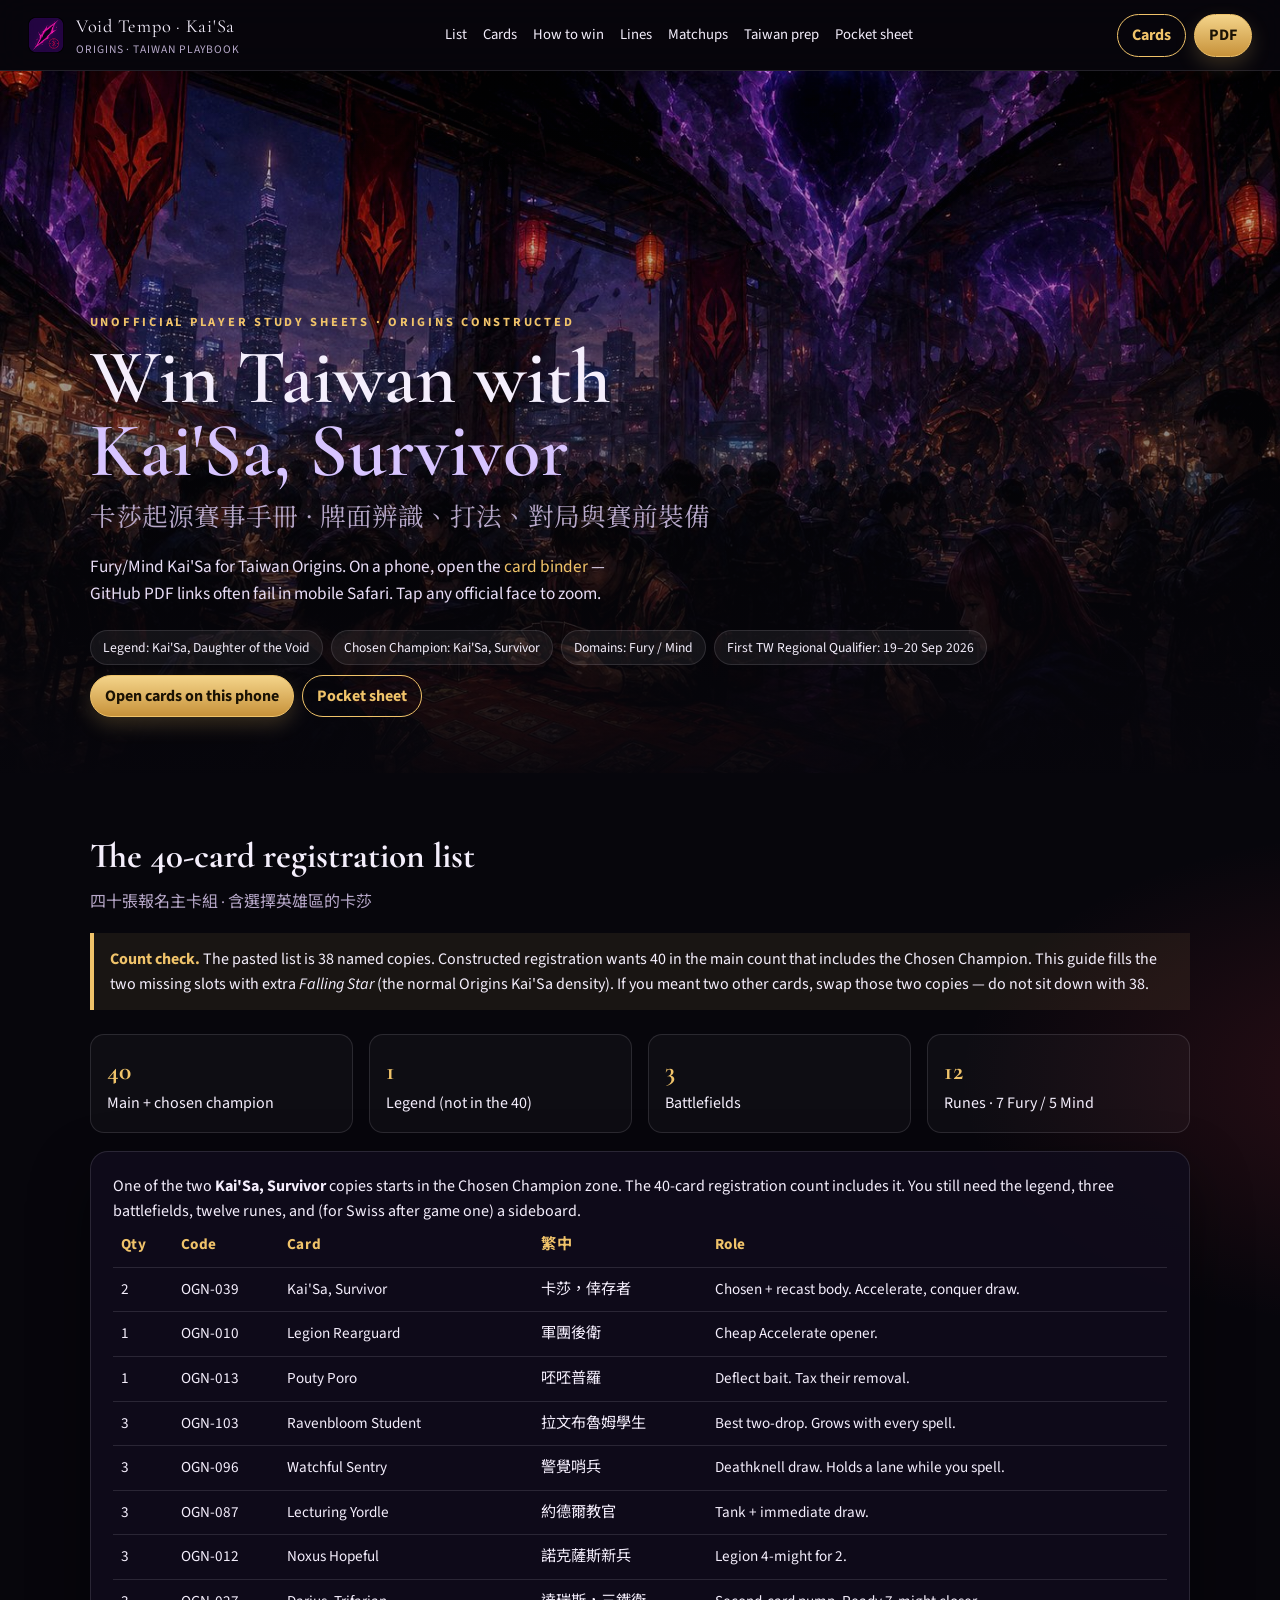
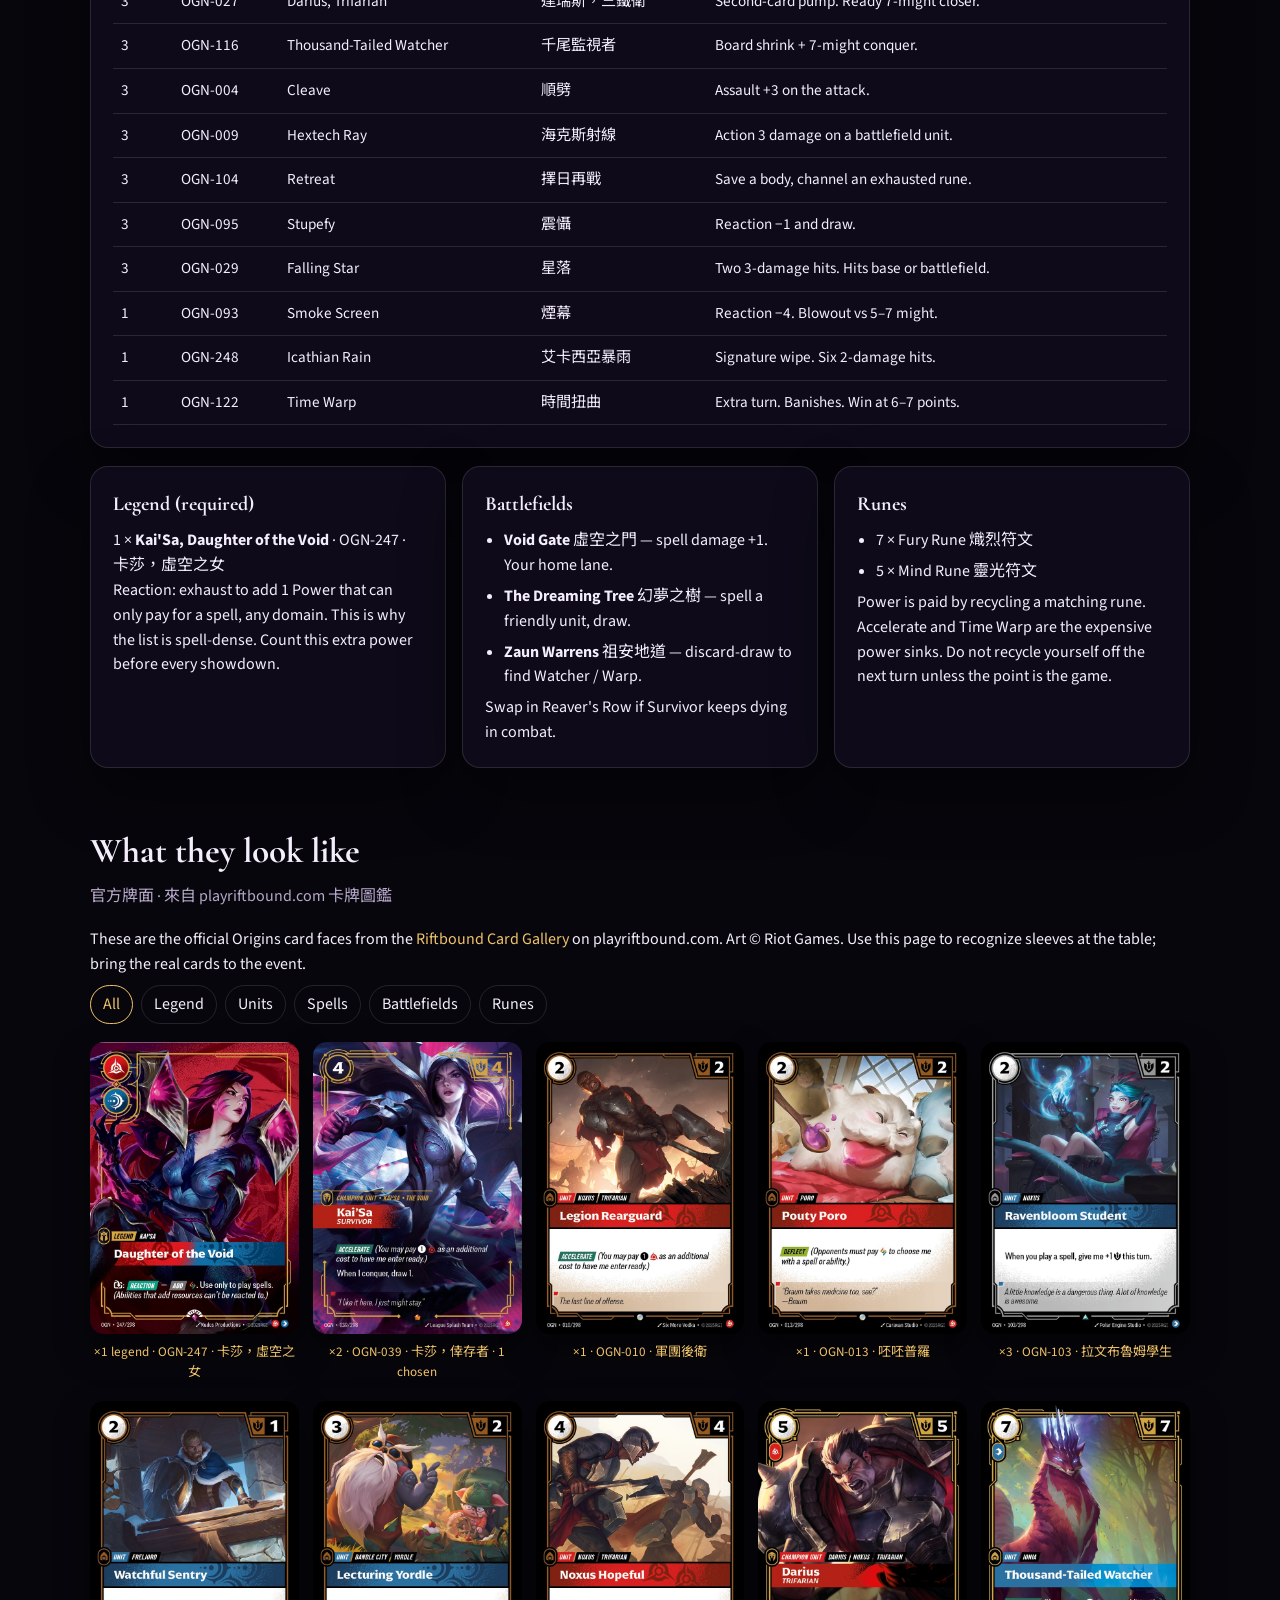
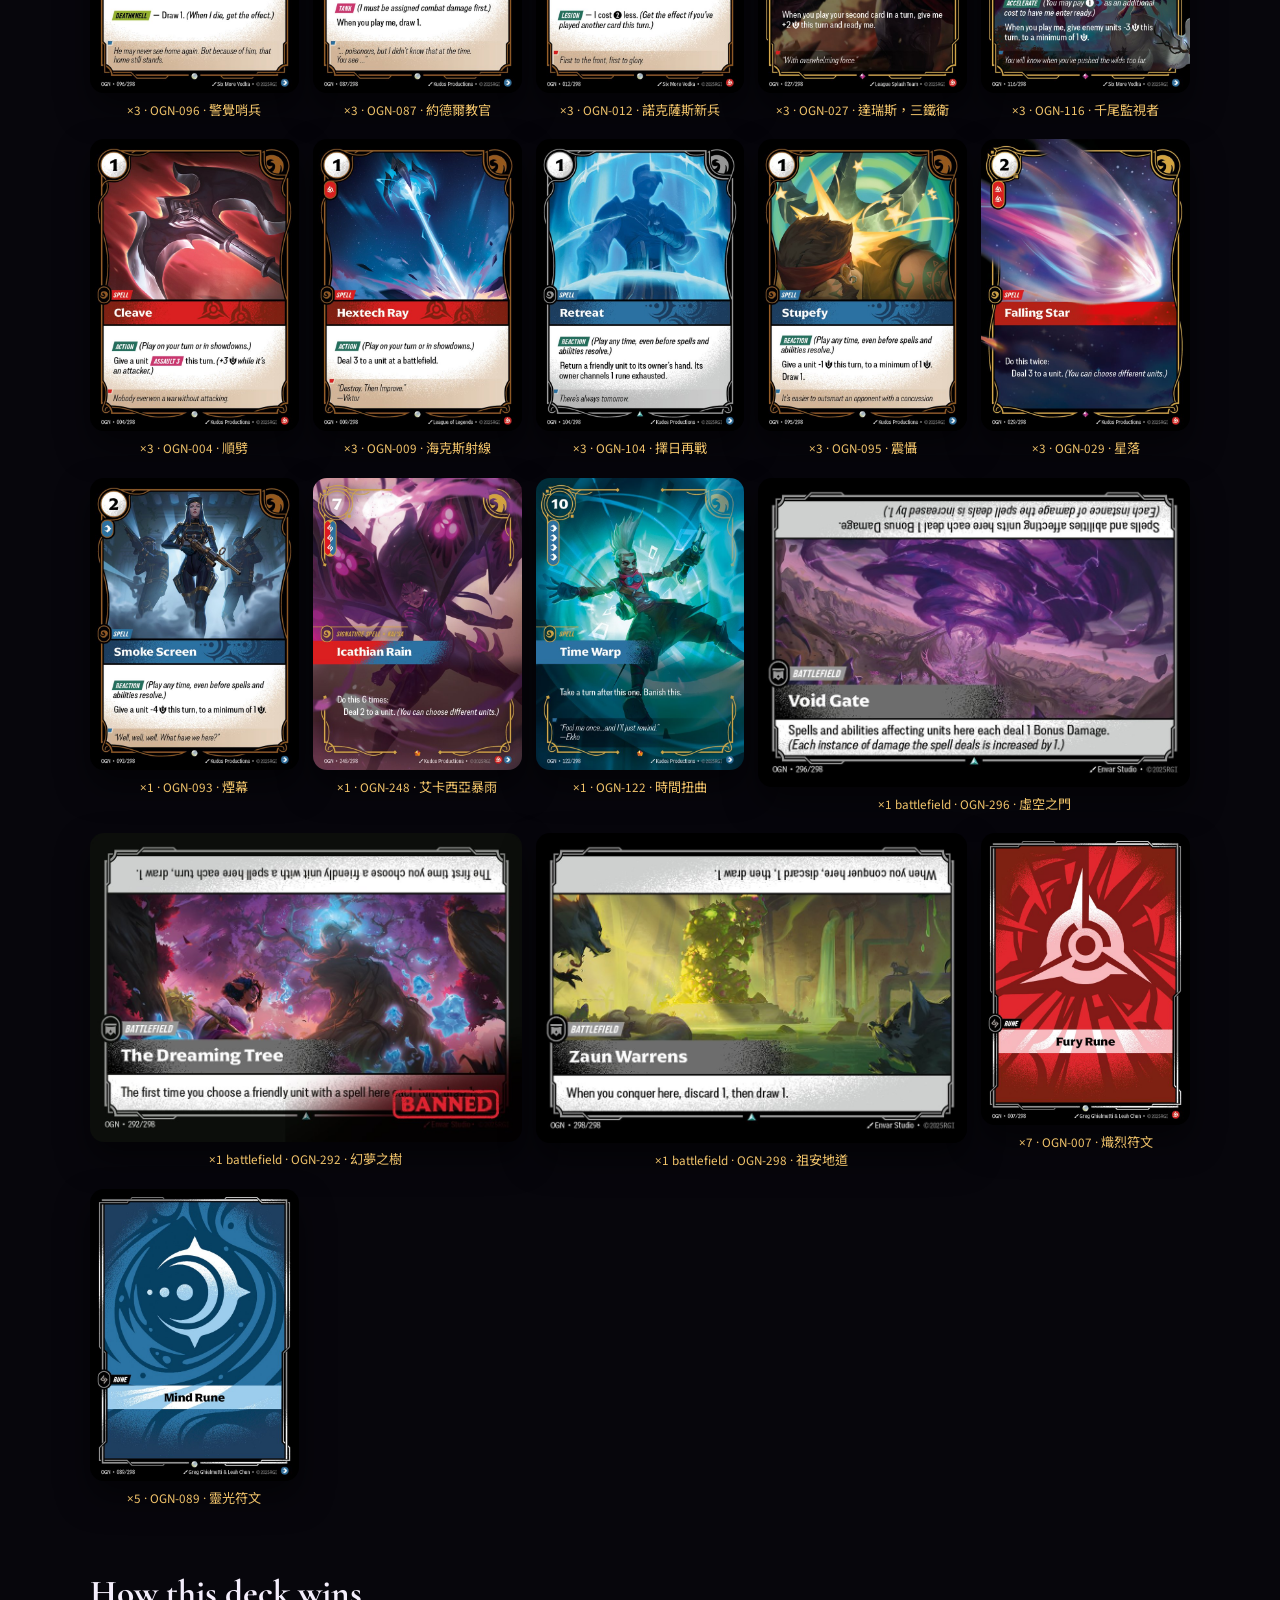
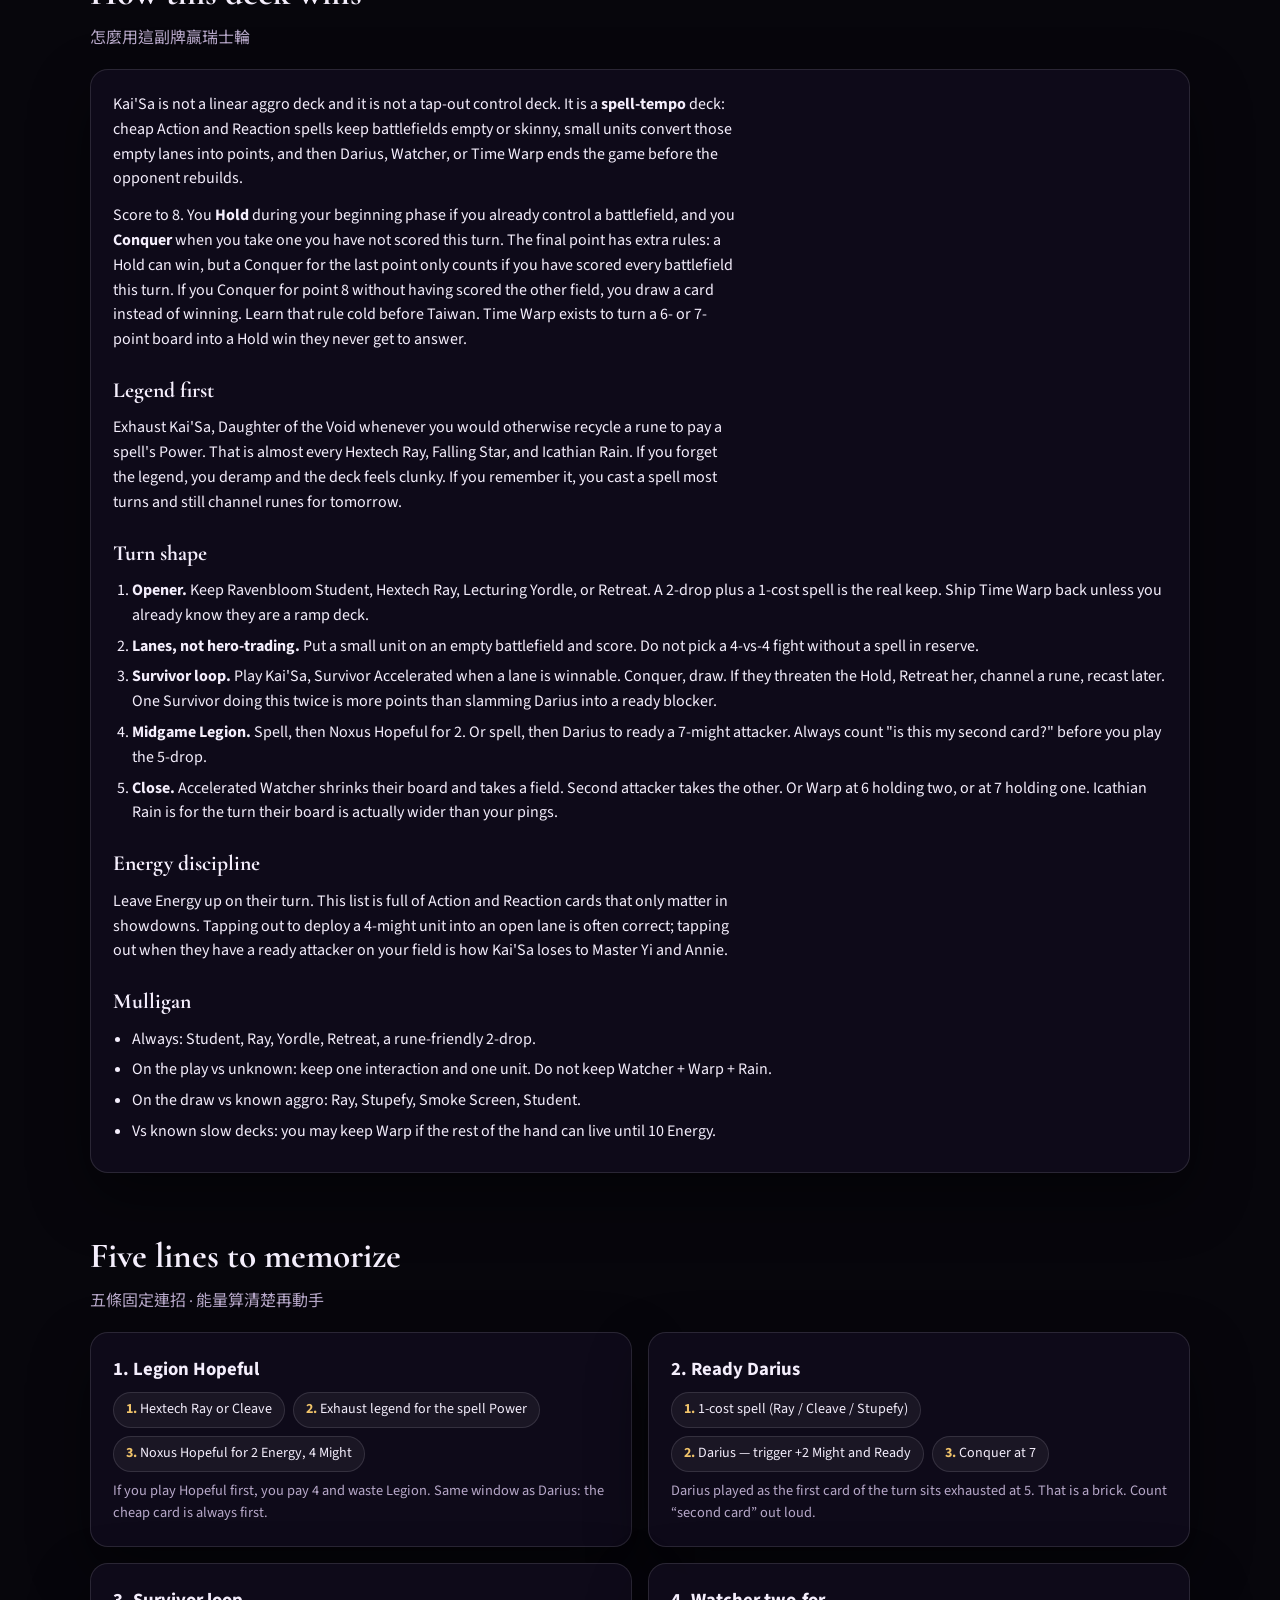
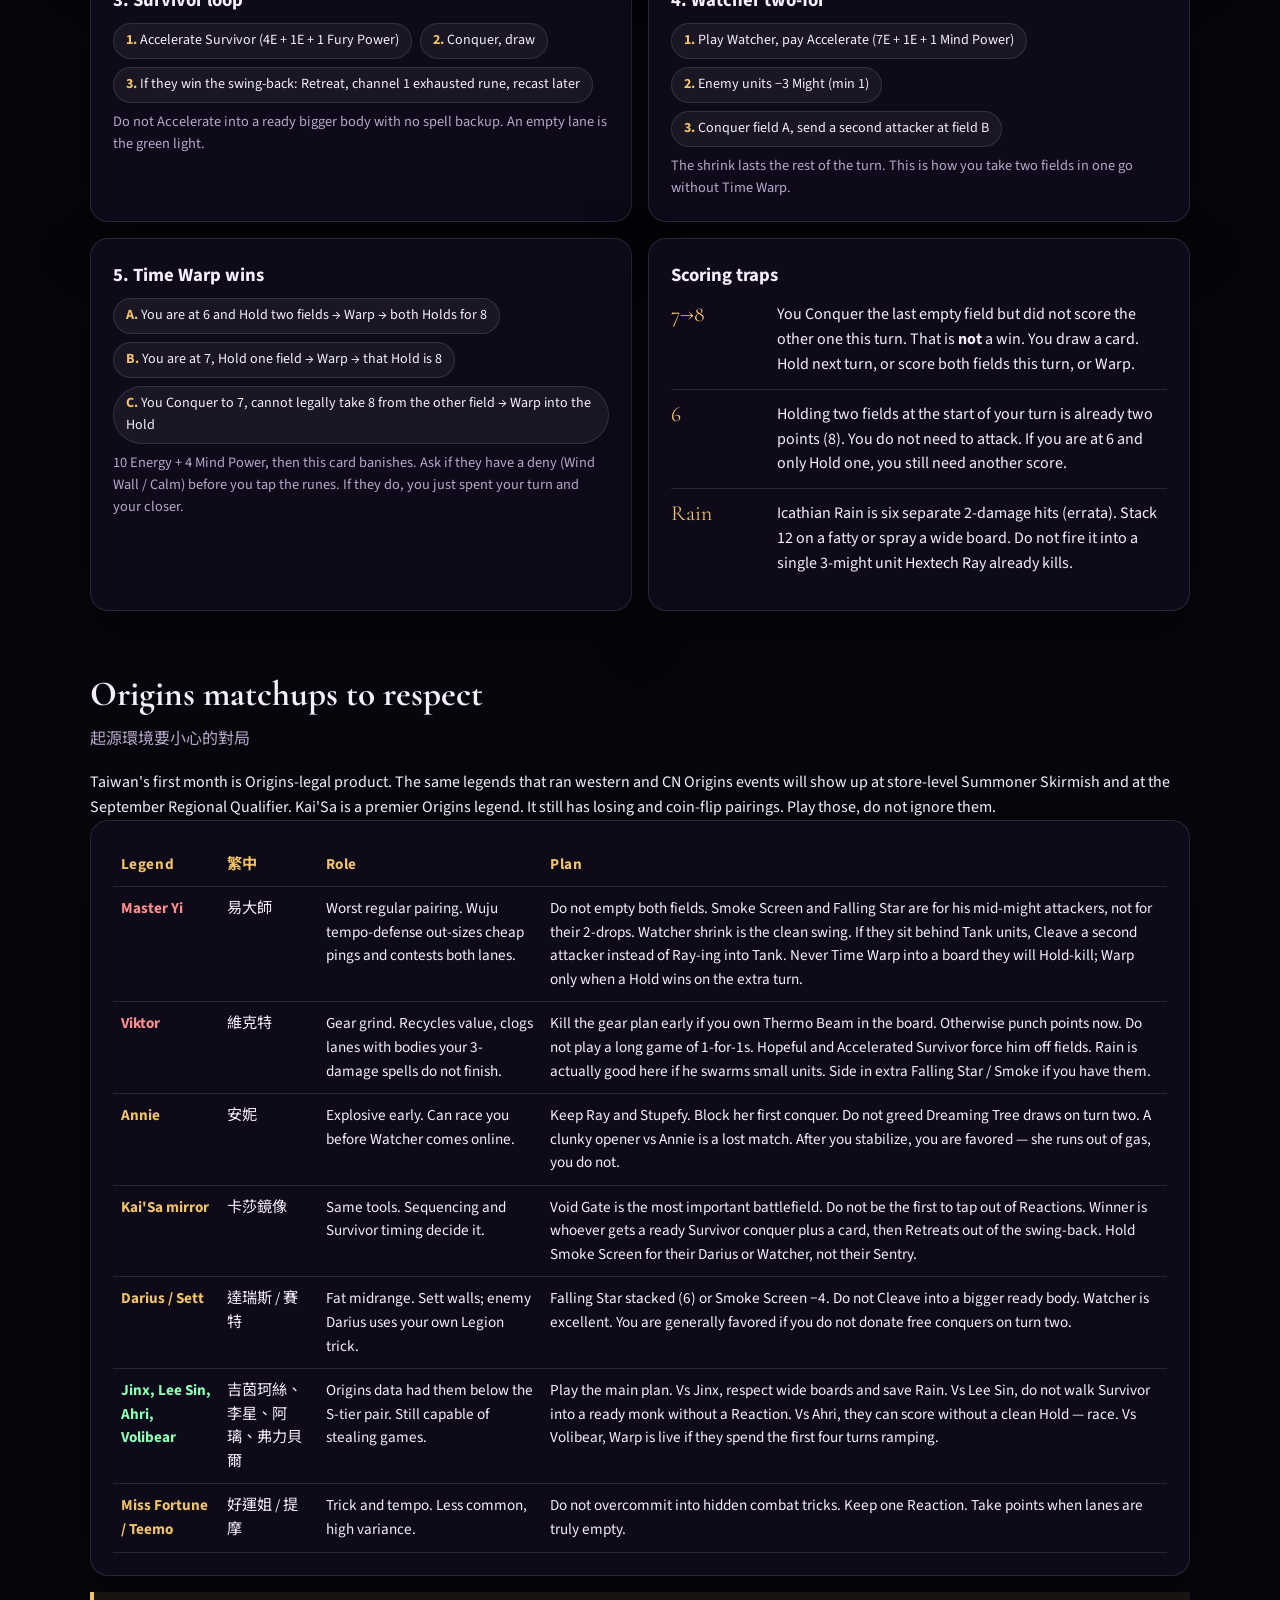
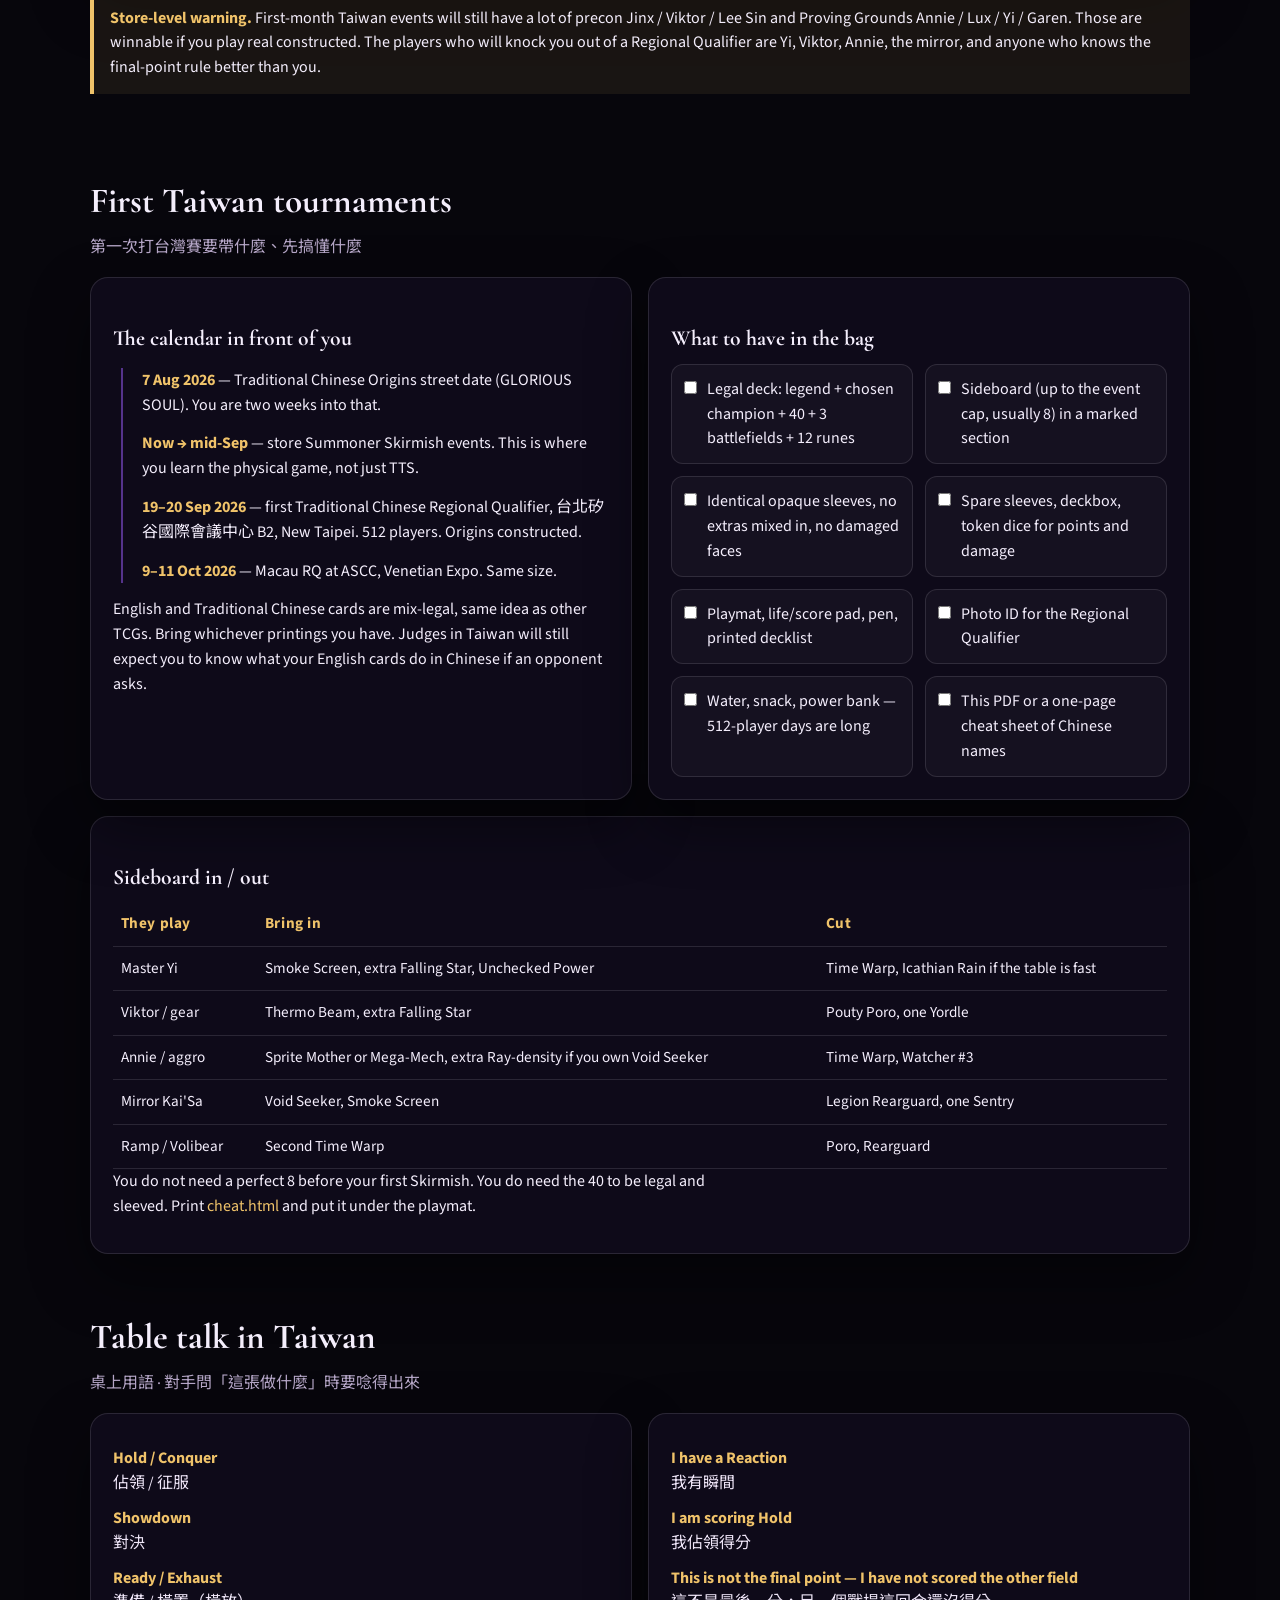
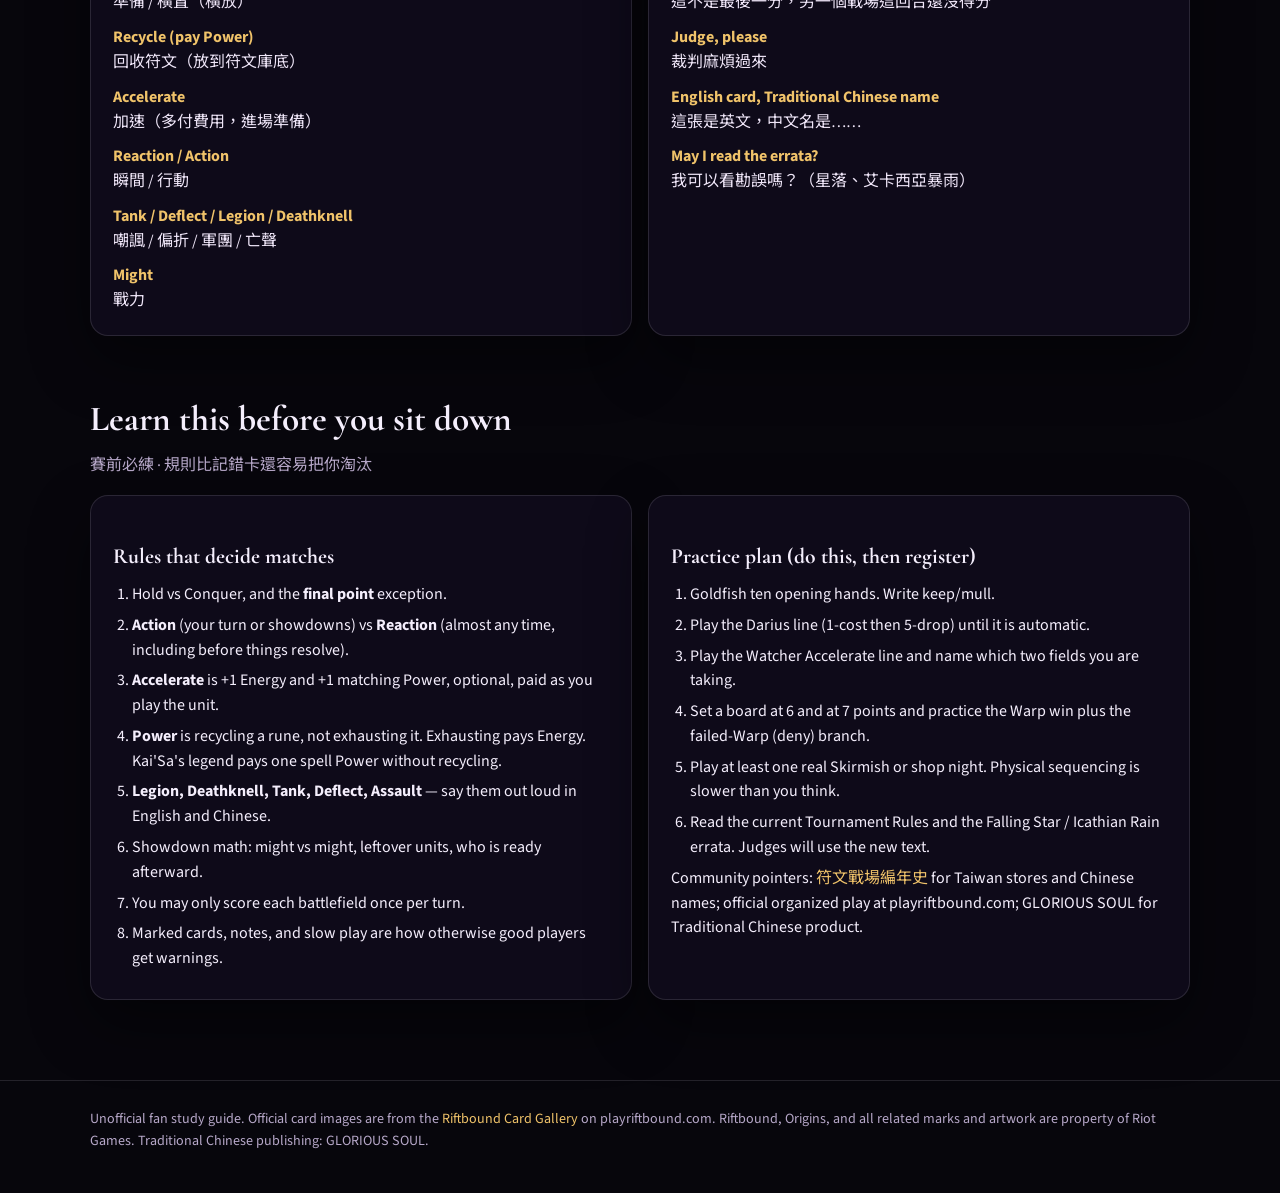
<file: index.html>
<!DOCTYPE html>
<html lang="en">
<head>
  <meta charset="UTF-8">
  <meta name="viewport" content="width=device-width, initial-scale=1, viewport-fit=cover">
  <meta name="theme-color" content="#07060c">
  <meta name="apple-mobile-web-app-capable" content="yes">
  <title>Kai'Sa Origins Tournament Guide · Taiwan</title>
  <meta name="description" content="Unofficial Origins Kai'Sa tournament playbook: card study sheets, how to win with this 40-card list, Origins matchups, and a Taiwan event checklist.">
  <link rel="icon" href="assets/favicon-32.png">
  <link rel="apple-touch-icon" href="assets/apple-touch.png">
  <link rel="preconnect" href="https://fonts.googleapis.com">
  <link rel="preconnect" href="https://fonts.gstatic.com" crossorigin>
  <link href="https://fonts.googleapis.com/css2?family=Cormorant+Garamond:wght@600;700&family=Noto+Sans+TC:wght@400;700&family=Noto+Serif+TC:wght@600&family=Source+Sans+3:wght@400;600;700&display=swap" rel="stylesheet">
  <link rel="stylesheet" href="style.css">
</head>
<body>
  <a class="skip" href="#main">Skip to guide</a>
  <header class="site-header">
    <a class="brand" href="#top">
      <img src="assets/favicon-64.png" alt="">
      <span>
        <span class="brand-title">Void Tempo · Kai'Sa</span>
        <span class="brand-sub">Origins · Taiwan playbook</span>
      </span>
    </a>
    <nav class="nav" aria-label="Guide" id="site-nav">
      <a href="#list">List</a>
      <a href="#cards">Cards</a>
      <a href="#play">How to win</a>
      <a href="#turns">Lines</a>
      <a href="#matchups">Matchups</a>
      <a href="#taiwan">Taiwan prep</a>
      <a href="cheat.html">Pocket sheet</a>
    </nav>
    <div class="header-actions">
      <a class="btn ghost" href="cards.html">Cards</a>
      <a class="btn" href="https://cdn.jsdelivr.net/gh/cookielolalex/Hellgate-TD@cursor/riftbound-taiwan-guide-036a/pdf/kaisa-card-faces.pdf">PDF</a>
      <button class="menu-btn" type="button" data-menu aria-expanded="false" aria-controls="site-nav">☰</button>
    </div>
  </header>

  <header class="hero" id="top">
    <img class="banner" src="assets/hero-banner.jpg" alt="Tournament hall with void and Noxus banners">
    <div class="hero-copy">
      <p class="kicker">Unofficial player study sheets · Origins constructed</p>
      <h1>Win Taiwan with<br><span>Kai'Sa, Survivor</span></h1>
      <p class="zh">卡莎起源賽事手冊 · 牌面辨識、打法、對局與賽前裝備</p>
      <p class="lede">Fury/Mind Kai'Sa for Taiwan Origins. On a phone, open the <a href="cards.html">card binder</a> — GitHub PDF links often fail in mobile Safari. Tap any official face to zoom.</p>
      <div class="hero-pills">
        <span class="pill">Legend: Kai'Sa, Daughter of the Void</span>
        <span class="pill">Chosen Champion: Kai'Sa, Survivor</span>
        <span class="pill">Domains: Fury / Mind</span>
        <span class="pill">First TW Regional Qualifier: 19–20 Sep 2026</span>
      </div>
      <div class="hero-pills" style="margin-top:10px">
        <a class="btn" href="cards.html">Open cards on this phone</a>
        <a class="btn ghost" href="cheat.html">Pocket sheet</a>
      </div>
    </div>
  </header>

  <main id="main">
    <section id="list">
      <h2>The 40-card registration list</h2>
      <p class="zh-h">四十張報名主卡組 · 含選擇英雄區的卡莎</p>
      <div class="warn">
        <strong>Count check.</strong> The pasted list is 38 named copies. Constructed registration wants 40 in the main count that includes the Chosen Champion. This guide fills the two missing slots with extra <em>Falling Star</em> (the normal Origins Kai'Sa density). If you meant two other cards, swap those two copies — do not sit down with 38.
      </div>
      <div class="grid-4" style="margin-bottom:18px">
        <div class="stat"><b>40</b> Main + chosen champion</div>
        <div class="stat"><b>1</b> Legend (not in the 40)</div>
        <div class="stat"><b>3</b> Battlefields</div>
        <div class="stat"><b>12</b> Runes · 7 Fury / 5 Mind</div>
      </div>
      <div class="panel">
        <p class="copy">One of the two <strong>Kai'Sa, Survivor</strong> copies starts in the Chosen Champion zone. The 40-card registration count includes it. You still need the legend, three battlefields, twelve runes, and (for Swiss after game one) a sideboard.</p>
        <table>
          <thead>
            <tr><th>Qty</th><th>Code</th><th>Card</th><th>繁中</th><th>Role</th></tr>
          </thead>
          <tbody>
            <tr><td>2</td><td>OGN-039</td><td>Kai'Sa, Survivor</td><td>卡莎，倖存者</td><td>Chosen + recast body. Accelerate, conquer draw.</td></tr>
            <tr><td>1</td><td>OGN-010</td><td>Legion Rearguard</td><td>軍團後衛</td><td>Cheap Accelerate opener.</td></tr>
            <tr><td>1</td><td>OGN-013</td><td>Pouty Poro</td><td>呸呸普羅</td><td>Deflect bait. Tax their removal.</td></tr>
            <tr><td>3</td><td>OGN-103</td><td>Ravenbloom Student</td><td>拉文布魯姆學生</td><td>Best two-drop. Grows with every spell.</td></tr>
            <tr><td>3</td><td>OGN-096</td><td>Watchful Sentry</td><td>警覺哨兵</td><td>Deathknell draw. Holds a lane while you spell.</td></tr>
            <tr><td>3</td><td>OGN-087</td><td>Lecturing Yordle</td><td>約德爾教官</td><td>Tank + immediate draw.</td></tr>
            <tr><td>3</td><td>OGN-012</td><td>Noxus Hopeful</td><td>諾克薩斯新兵</td><td>Legion 4-might for 2.</td></tr>
            <tr><td>3</td><td>OGN-027</td><td>Darius, Trifarian</td><td>達瑞斯，三鐵衛</td><td>Second-card pump. Ready 7-might closer.</td></tr>
            <tr><td>3</td><td>OGN-116</td><td>Thousand-Tailed Watcher</td><td>千尾監視者</td><td>Board shrink + 7-might conquer.</td></tr>
            <tr><td>3</td><td>OGN-004</td><td>Cleave</td><td>順劈</td><td>Assault +3 on the attack.</td></tr>
            <tr><td>3</td><td>OGN-009</td><td>Hextech Ray</td><td>海克斯射線</td><td>Action 3 damage on a battlefield unit.</td></tr>
            <tr><td>3</td><td>OGN-104</td><td>Retreat</td><td>擇日再戰</td><td>Save a body, channel an exhausted rune.</td></tr>
            <tr><td>3</td><td>OGN-095</td><td>Stupefy</td><td>震懾</td><td>Reaction −1 and draw.</td></tr>
            <tr><td>3</td><td>OGN-029</td><td>Falling Star</td><td>星落</td><td>Two 3-damage hits. Hits base or battlefield.</td></tr>
            <tr><td>1</td><td>OGN-093</td><td>Smoke Screen</td><td>煙幕</td><td>Reaction −4. Blowout vs 5–7 might.</td></tr>
            <tr><td>1</td><td>OGN-248</td><td>Icathian Rain</td><td>艾卡西亞暴雨</td><td>Signature wipe. Six 2-damage hits.</td></tr>
            <tr><td>1</td><td>OGN-122</td><td>Time Warp</td><td>時間扭曲</td><td>Extra turn. Banishes. Win at 6–7 points.</td></tr>
          </tbody>
        </table>
      </div>

      <div class="grid-3" style="margin-top:18px">
        <article class="list-block panel">
          <h3>Legend (required)</h3>
          <p>1 × <strong>Kai'Sa, Daughter of the Void</strong> · OGN-247 · 卡莎，虛空之女</p>
          <p>Reaction: exhaust to add 1 Power that can only pay for a spell, any domain. This is why the list is spell-dense. Count this extra power before every showdown.</p>
        </article>
        <article class="list-block panel">
          <h3>Battlefields</h3>
          <ul>
            <li><strong>Void Gate</strong> 虛空之門 — spell damage +1. Your home lane.</li>
            <li><strong>The Dreaming Tree</strong> 幻夢之樹 — spell a friendly unit, draw.</li>
            <li><strong>Zaun Warrens</strong> 祖安地道 — discard-draw to find Watcher / Warp.</li>
          </ul>
          <p>Swap in Reaver's Row if Survivor keeps dying in combat.</p>
        </article>
        <article class="list-block panel">
          <h3>Runes</h3>
          <ul>
            <li>7 × Fury Rune 熾烈符文</li>
            <li>5 × Mind Rune 靈光符文</li>
          </ul>
          <p>Power is paid by recycling a matching rune. Accelerate and Time Warp are the expensive power sinks. Do not recycle yourself off the next turn unless the point is the game.</p>
        </article>
      </div>
    </section>

    <section id="cards">
      <h2>What they look like</h2>
      <p class="zh-h">官方牌面 · 來自 playriftbound.com 卡牌圖鑑</p>
      <p class="copy">These are the official Origins card faces from the <a href="https://playriftbound.com/en-us/card-gallery/">Riftbound Card Gallery</a> on playriftbound.com. Art © Riot Games. Use this page to recognize sleeves at the table; bring the real cards to the event.</p>
      <div class="filters no-print">
        <button class="filter active" data-filter="all">All</button>
        <button class="filter" data-filter="legend">Legend</button>
        <button class="filter" data-filter="unit">Units</button>
        <button class="filter" data-filter="spell">Spells</button>
        <button class="filter" data-filter="field">Battlefields</button>
        <button class="filter" data-filter="rune">Runes</button>
      </div>
      <div class="official-grid">
        <figure class="official-card" data-kind="legend"><img src="assets/official/kaisa-legend.jpg" alt="OGN-247 Daughter of the Void"><figcaption>×1 legend · OGN-247 · 卡莎，虛空之女</figcaption></figure>
        <figure class="official-card" data-kind="unit"><img src="assets/official/kaisa-survivor.jpg" alt="OGN-039 Kai'Sa, Survivor"><figcaption>×2 · OGN-039 · 卡莎，倖存者 · 1 chosen</figcaption></figure>
        <figure class="official-card" data-kind="unit"><img src="assets/official/legion-rearguard.jpg" alt="OGN-010 Legion Rearguard"><figcaption>×1 · OGN-010 · 軍團後衛</figcaption></figure>
        <figure class="official-card" data-kind="unit"><img src="assets/official/pouty-poro.jpg" alt="OGN-013 Pouty Poro"><figcaption>×1 · OGN-013 · 呸呸普羅</figcaption></figure>
        <figure class="official-card" data-kind="unit"><img src="assets/official/ravenbloom-student.jpg" alt="OGN-103 Ravenbloom Student"><figcaption>×3 · OGN-103 · 拉文布魯姆學生</figcaption></figure>
        <figure class="official-card" data-kind="unit"><img src="assets/official/watchful-sentry.jpg" alt="OGN-096 Watchful Sentry"><figcaption>×3 · OGN-096 · 警覺哨兵</figcaption></figure>
        <figure class="official-card" data-kind="unit"><img src="assets/official/lecturing-yordle.jpg" alt="OGN-087 Lecturing Yordle"><figcaption>×3 · OGN-087 · 約德爾教官</figcaption></figure>
        <figure class="official-card" data-kind="unit"><img src="assets/official/noxus-hopeful.jpg" alt="OGN-012 Noxus Hopeful"><figcaption>×3 · OGN-012 · 諾克薩斯新兵</figcaption></figure>
        <figure class="official-card" data-kind="unit"><img src="assets/official/darius-trifarian.jpg" alt="OGN-027 Darius, Trifarian"><figcaption>×3 · OGN-027 · 達瑞斯，三鐵衛</figcaption></figure>
        <figure class="official-card" data-kind="unit"><img src="assets/official/thousand-tailed-watcher.jpg" alt="OGN-116 Thousand-Tailed Watcher"><figcaption>×3 · OGN-116 · 千尾監視者</figcaption></figure>
        <figure class="official-card" data-kind="spell"><img src="assets/official/cleave.jpg" alt="OGN-004 Cleave"><figcaption>×3 · OGN-004 · 順劈</figcaption></figure>
        <figure class="official-card" data-kind="spell"><img src="assets/official/hextech-ray.jpg" alt="OGN-009 Hextech Ray"><figcaption>×3 · OGN-009 · 海克斯射線</figcaption></figure>
        <figure class="official-card" data-kind="spell"><img src="assets/official/retreat.jpg" alt="OGN-104 Retreat"><figcaption>×3 · OGN-104 · 擇日再戰</figcaption></figure>
        <figure class="official-card" data-kind="spell"><img src="assets/official/stupefy.jpg" alt="OGN-095 Stupefy"><figcaption>×3 · OGN-095 · 震懾</figcaption></figure>
        <figure class="official-card" data-kind="spell"><img src="assets/official/falling-star.jpg" alt="OGN-029 Falling Star"><figcaption>×3 · OGN-029 · 星落</figcaption></figure>
        <figure class="official-card" data-kind="spell"><img src="assets/official/smoke-screen.jpg" alt="OGN-093 Smoke Screen"><figcaption>×1 · OGN-093 · 煙幕</figcaption></figure>
        <figure class="official-card" data-kind="spell"><img src="assets/official/icathian-rain.jpg" alt="OGN-248 Icathian Rain"><figcaption>×1 · OGN-248 · 艾卡西亞暴雨</figcaption></figure>
        <figure class="official-card" data-kind="spell"><img src="assets/official/time-warp.jpg" alt="OGN-122 Time Warp"><figcaption>×1 · OGN-122 · 時間扭曲</figcaption></figure>
        <figure class="official-card landscape" data-kind="field"><img src="assets/official/void-gate.jpg" alt="OGN-296 Void Gate"><figcaption>×1 battlefield · OGN-296 · 虛空之門</figcaption></figure>
        <figure class="official-card landscape" data-kind="field"><img src="assets/official/dreaming-tree.jpg" alt="OGN-292 The Dreaming Tree"><figcaption>×1 battlefield · OGN-292 · 幻夢之樹</figcaption></figure>
        <figure class="official-card landscape" data-kind="field"><img src="assets/official/zaun-warrens.jpg" alt="OGN-298 Zaun Warrens"><figcaption>×1 battlefield · OGN-298 · 祖安地道</figcaption></figure>
        <figure class="official-card" data-kind="rune"><img src="assets/official/fury-rune.jpg" alt="OGN-007 Fury Rune"><figcaption>×7 · OGN-007 · 熾烈符文</figcaption></figure>
        <figure class="official-card" data-kind="rune"><img src="assets/official/mind-rune.jpg" alt="OGN-089 Mind Rune"><figcaption>×5 · OGN-089 · 靈光符文</figcaption></figure>
      </div>
    </section>

    <section id="play">
      <h2>How this deck wins</h2>
      <p class="zh-h">怎麼用這副牌贏瑞士輪</p>
      <div class="copy panel">
        <p>Kai'Sa is not a linear aggro deck and it is not a tap-out control deck. It is a <strong>spell-tempo</strong> deck: cheap Action and Reaction spells keep battlefields empty or skinny, small units convert those empty lanes into points, and then Darius, Watcher, or Time Warp ends the game before the opponent rebuilds.</p>
        <p>Score to 8. You <strong>Hold</strong> during your beginning phase if you already control a battlefield, and you <strong>Conquer</strong> when you take one you have not scored this turn. The final point has extra rules: a Hold can win, but a Conquer for the last point only counts if you have scored every battlefield this turn. If you Conquer for point 8 without having scored the other field, you draw a card instead of winning. Learn that rule cold before Taiwan. Time Warp exists to turn a 6- or 7-point board into a Hold win they never get to answer.</p>

        <h3>Legend first</h3>
        <p>Exhaust Kai'Sa, Daughter of the Void whenever you would otherwise recycle a rune to pay a spell's Power. That is almost every Hextech Ray, Falling Star, and Icathian Rain. If you forget the legend, you deramp and the deck feels clunky. If you remember it, you cast a spell most turns and still channel runes for tomorrow.</p>

        <h3>Turn shape</h3>
        <ol>
          <li><strong>Opener.</strong> Keep Ravenbloom Student, Hextech Ray, Lecturing Yordle, or Retreat. A 2-drop plus a 1-cost spell is the real keep. Ship Time Warp back unless you already know they are a ramp deck.</li>
          <li><strong>Lanes, not hero-trading.</strong> Put a small unit on an empty battlefield and score. Do not pick a 4-vs-4 fight without a spell in reserve.</li>
          <li><strong>Survivor loop.</strong> Play Kai'Sa, Survivor Accelerated when a lane is winnable. Conquer, draw. If they threaten the Hold, Retreat her, channel a rune, recast later. One Survivor doing this twice is more points than slamming Darius into a ready blocker.</li>
          <li><strong>Midgame Legion.</strong> Spell, then Noxus Hopeful for 2. Or spell, then Darius to ready a 7-might attacker. Always count "is this my second card?" before you play the 5-drop.</li>
          <li><strong>Close.</strong> Accelerated Watcher shrinks their board and takes a field. Second attacker takes the other. Or Warp at 6 holding two, or at 7 holding one. Icathian Rain is for the turn their board is actually wider than your pings.</li>
        </ol>

        <h3>Energy discipline</h3>
        <p>Leave Energy up on their turn. This list is full of Action and Reaction cards that only matter in showdowns. Tapping out to deploy a 4-might unit into an open lane is often correct; tapping out when they have a ready attacker on your field is how Kai'Sa loses to Master Yi and Annie.</p>

        <h3>Mulligan</h3>
        <ul>
          <li>Always: Student, Ray, Yordle, Retreat, a rune-friendly 2-drop.</li>
          <li>On the play vs unknown: keep one interaction and one unit. Do not keep Watcher + Warp + Rain.</li>
          <li>On the draw vs known aggro: Ray, Stupefy, Smoke Screen, Student.</li>
          <li>Vs known slow decks: you may keep Warp if the rest of the hand can live until 10 Energy.</li>
        </ul>
      </div>
    </section>

    <section id="turns">
      <h2>Five lines to memorize</h2>
      <p class="zh-h">五條固定連招 · 能量算清楚再動手</p>
      <div class="grid-2">
        <article class="panel seq">
          <h3>1. Legion Hopeful</h3>
          <ol>
            <li><b>1.</b> Hextech Ray or Cleave</li>
            <li><b>2.</b> Exhaust legend for the spell Power</li>
            <li><b>3.</b> Noxus Hopeful for 2 Energy, 4 Might</li>
          </ol>
          <p class="note">If you play Hopeful first, you pay 4 and waste Legion. Same window as Darius: the cheap card is always first.</p>
        </article>
        <article class="panel seq">
          <h3>2. Ready Darius</h3>
          <ol>
            <li><b>1.</b> 1-cost spell (Ray / Cleave / Stupefy)</li>
            <li><b>2.</b> Darius — trigger +2 Might and Ready</li>
            <li><b>3.</b> Conquer at 7</li>
          </ol>
          <p class="note">Darius played as the first card of the turn sits exhausted at 5. That is a brick. Count “second card” out loud.</p>
        </article>
        <article class="panel seq">
          <h3>3. Survivor loop</h3>
          <ol>
            <li><b>1.</b> Accelerate Survivor (4E + 1E + 1 Fury Power)</li>
            <li><b>2.</b> Conquer, draw</li>
            <li><b>3.</b> If they win the swing-back: Retreat, channel 1 exhausted rune, recast later</li>
          </ol>
          <p class="note">Do not Accelerate into a ready bigger body with no spell backup. An empty lane is the green light.</p>
        </article>
        <article class="panel seq">
          <h3>4. Watcher two-for</h3>
          <ol>
            <li><b>1.</b> Play Watcher, pay Accelerate (7E + 1E + 1 Mind Power)</li>
            <li><b>2.</b> Enemy units −3 Might (min 1)</li>
            <li><b>3.</b> Conquer field A, send a second attacker at field B</li>
          </ol>
          <p class="note">The shrink lasts the rest of the turn. This is how you take two fields in one go without Time Warp.</p>
        </article>
        <article class="panel seq">
          <h3>5. Time Warp wins</h3>
          <ol>
            <li><b>A.</b> You are at 6 and Hold two fields → Warp → both Holds for 8</li>
            <li><b>B.</b> You are at 7, Hold one field → Warp → that Hold is 8</li>
            <li><b>C.</b> You Conquer to 7, cannot legally take 8 from the other field → Warp into the Hold</li>
          </ol>
          <p class="note">10 Energy + 4 Mind Power, then this card banishes. Ask if they have a deny (Wind Wall / Calm) before you tap the runes. If they do, you just spent your turn and your closer.</p>
        </article>
        <article class="panel seq">
          <h3>Scoring traps</h3>
          <div class="score-box"><div class="pts">7→8</div><div>You Conquer the last empty field but did not score the other one this turn. That is <strong>not</strong> a win. You draw a card. Hold next turn, or score both fields this turn, or Warp.</div></div>
          <div class="score-box"><div class="pts">6</div><div>Holding two fields at the start of your turn is already two points (8). You do not need to attack. If you are at 6 and only Hold one, you still need another score.</div></div>
          <div class="score-box"><div class="pts">Rain</div><div>Icathian Rain is six separate 2-damage hits (errata). Stack 12 on a fatty or spray a wide board. Do not fire it into a single 3-might unit Hextech Ray already kills.</div></div>
        </article>
      </div>
    </section>

    <section id="matchups">
      <h2>Origins matchups to respect</h2>
      <p class="zh-h">起源環境要小心的對局</p>
      <p class="copy">Taiwan's first month is Origins-legal product. The same legends that ran western and CN Origins events will show up at store-level Summoner Skirmish and at the September Regional Qualifier. Kai'Sa is a premier Origins legend. It still has losing and coin-flip pairings. Play those, do not ignore them.</p>
      <div class="panel" style="overflow:auto">
        <table>
          <thead>
            <tr><th>Legend</th><th>繁中</th><th>Role</th><th>Plan</th></tr>
          </thead>
          <tbody>
            <tr>
              <td><span class="danger">Master Yi</span></td>
              <td>易大師</td>
              <td>Worst regular pairing. Wuju tempo-defense out-sizes cheap pings and contests both lanes.</td>
              <td>Do not empty both fields. Smoke Screen and Falling Star are for his mid-might attackers, not for their 2-drops. Watcher shrink is the clean swing. If they sit behind Tank units, Cleave a second attacker instead of Ray-ing into Tank. Never Time Warp into a board they will Hold-kill; Warp only when a Hold wins on the extra turn.</td>
            </tr>
            <tr>
              <td><span class="danger">Viktor</span></td>
              <td>維克特</td>
              <td>Gear grind. Recycles value, clogs lanes with bodies your 3-damage spells do not finish.</td>
              <td>Kill the gear plan early if you own Thermo Beam in the board. Otherwise punch points now. Do not play a long game of 1-for-1s. Hopeful and Accelerated Survivor force him off fields. Rain is actually good here if he swarms small units. Side in extra Falling Star / Smoke if you have them.</td>
            </tr>
            <tr>
              <td><span class="mid">Annie</span></td>
              <td>安妮</td>
              <td>Explosive early. Can race you before Watcher comes online.</td>
              <td>Keep Ray and Stupefy. Block her first conquer. Do not greed Dreaming Tree draws on turn two. A clunky opener vs Annie is a lost match. After you stabilize, you are favored — she runs out of gas, you do not.</td>
            </tr>
            <tr>
              <td><span class="mid">Kai'Sa mirror</span></td>
              <td>卡莎鏡像</td>
              <td>Same tools. Sequencing and Survivor timing decide it.</td>
              <td>Void Gate is the most important battlefield. Do not be the first to tap out of Reactions. Winner is whoever gets a ready Survivor conquer plus a card, then Retreats out of the swing-back. Hold Smoke Screen for their Darius or Watcher, not their Sentry.</td>
            </tr>
            <tr>
              <td><span class="mid">Darius / Sett</span></td>
              <td>達瑞斯 / 賽特</td>
              <td>Fat midrange. Sett walls; enemy Darius uses your own Legion trick.</td>
              <td>Falling Star stacked (6) or Smoke Screen −4. Do not Cleave into a bigger ready body. Watcher is excellent. You are generally favored if you do not donate free conquers on turn two.</td>
            </tr>
            <tr>
              <td><span class="ok">Jinx, Lee Sin, Ahri, Volibear</span></td>
              <td>吉茵珂絲、李星、阿璃、弗力貝爾</td>
              <td>Origins data had them below the S-tier pair. Still capable of stealing games.</td>
              <td>Play the main plan. Vs Jinx, respect wide boards and save Rain. Vs Lee Sin, do not walk Survivor into a ready monk without a Reaction. Vs Ahri, they can score without a clean Hold — race. Vs Volibear, Warp is live if they spend the first four turns ramping.</td>
            </tr>
            <tr>
              <td><span class="mid">Miss Fortune / Teemo</span></td>
              <td>好運姐 / 提摩</td>
              <td>Trick and tempo. Less common, high variance.</td>
              <td>Do not overcommit into hidden combat tricks. Keep one Reaction. Take points when lanes are truly empty.</td>
            </tr>
          </tbody>
        </table>
      </div>
      <div class="warn">
        <strong>Store-level warning.</strong> First-month Taiwan events will still have a lot of precon Jinx / Viktor / Lee Sin and Proving Grounds Annie / Lux / Yi / Garen. Those are winnable if you play real constructed. The players who will knock you out of a Regional Qualifier are Yi, Viktor, Annie, the mirror, and anyone who knows the final-point rule better than you.
      </div>
    </section>

    <section id="taiwan">
      <h2>First Taiwan tournaments</h2>
      <p class="zh-h">第一次打台灣賽要帶什麼、先搞懂什麼</p>
      <div class="grid-2">
        <article class="panel copy">
          <h3>The calendar in front of you</h3>
          <ul class="timeline">
            <li><strong>7 Aug 2026</strong> — Traditional Chinese Origins street date (GLORIOUS SOUL). You are two weeks into that.</li>
            <li><strong>Now → mid-Sep</strong> — store Summoner Skirmish events. This is where you learn the physical game, not just TTS.</li>
            <li><strong>19–20 Sep 2026</strong> — first Traditional Chinese Regional Qualifier, 台北矽谷國際會議中心 B2, New Taipei. 512 players. Origins constructed.</li>
            <li><strong>9–11 Oct 2026</strong> — Macau RQ at ASCC, Venetian Expo. Same size.</li>
          </ul>
          <p>English and Traditional Chinese cards are mix-legal, same idea as other TCGs. Bring whichever printings you have. Judges in Taiwan will still expect you to know what your English cards do in Chinese if an opponent asks.</p>
        </article>
        <article class="panel copy">
          <h3>What to have in the bag</h3>
          <div class="check-grid">
            <label class="check"><input type="checkbox"> Legal deck: legend + chosen champion + 40 + 3 battlefields + 12 runes</label>
            <label class="check"><input type="checkbox"> Sideboard (up to the event cap, usually 8) in a marked section</label>
            <label class="check"><input type="checkbox"> Identical opaque sleeves, no extras mixed in, no damaged faces</label>
            <label class="check"><input type="checkbox"> Spare sleeves, deckbox, token dice for points and damage</label>
            <label class="check"><input type="checkbox"> Playmat, life/score pad, pen, printed decklist</label>
            <label class="check"><input type="checkbox"> Photo ID for the Regional Qualifier</label>
            <label class="check"><input type="checkbox"> Water, snack, power bank — 512-player days are long</label>
            <label class="check"><input type="checkbox"> This PDF or a one-page cheat sheet of Chinese names</label>
          </div>
        </article>
      </div>

      <div class="panel copy" style="margin-top:16px">
        <h3>Sideboard in / out</h3>
        <table>
          <thead>
            <tr><th>They play</th><th>Bring in</th><th>Cut</th></tr>
          </thead>
          <tbody>
            <tr><td>Master Yi</td><td>Smoke Screen, extra Falling Star, Unchecked Power</td><td>Time Warp, Icathian Rain if the table is fast</td></tr>
            <tr><td>Viktor / gear</td><td>Thermo Beam, extra Falling Star</td><td>Pouty Poro, one Yordle</td></tr>
            <tr><td>Annie / aggro</td><td>Sprite Mother or Mega-Mech, extra Ray-density if you own Void Seeker</td><td>Time Warp, Watcher #3</td></tr>
            <tr><td>Mirror Kai'Sa</td><td>Void Seeker, Smoke Screen</td><td>Legion Rearguard, one Sentry</td></tr>
            <tr><td>Ramp / Volibear</td><td>Second Time Warp</td><td>Poro, Rearguard</td></tr>
          </tbody>
        </table>
        <p>You do not need a perfect 8 before your first Skirmish. You do need the 40 to be legal and sleeved. Print <a href="cheat.html">cheat.html</a> and put it under the playmat.</p>
      </div>
    </section>

    <section id="talk">
      <h2>Table talk in Taiwan</h2>
      <p class="zh-h">桌上用語 · 對手問「這張做什麼」時要唸得出來</p>
      <div class="grid-2">
        <article class="panel">
          <dl class="talk-grid">
            <dt>Hold / Conquer</dt><dd>佔領 / 征服</dd>
            <dt>Showdown</dt><dd>對決</dd>
            <dt>Ready / Exhaust</dt><dd>準備 / 橫置（橫放）</dd>
            <dt>Recycle (pay Power)</dt><dd>回收符文（放到符文庫底）</dd>
            <dt>Accelerate</dt><dd>加速（多付費用，進場準備）</dd>
            <dt>Reaction / Action</dt><dd>瞬間 / 行動</dd>
            <dt>Tank / Deflect / Legion / Deathknell</dt><dd>嘲諷 / 偏折 / 軍團 / 亡聲</dd>
            <dt>Might</dt><dd>戰力</dd>
          </dl>
        </article>
        <article class="panel">
          <dl class="talk-grid">
            <dt>I have a Reaction</dt><dd>我有瞬間</dd>
            <dt>I am scoring Hold</dt><dd>我佔領得分</dd>
            <dt>This is not the final point — I have not scored the other field</dt><dd>這不是最後一分，另一個戰場這回合還沒得分</dd>
            <dt>Judge, please</dt><dd>裁判麻煩過來</dd>
            <dt>English card, Traditional Chinese name</dt><dd>這張是英文，中文名是……</dd>
            <dt>May I read the errata?</dt><dd>我可以看勘誤嗎？（星落、艾卡西亞暴雨）</dd>
          </dl>
        </article>
      </div>
    </section>

    <section id="learn">
      <h2>Learn this before you sit down</h2>
      <p class="zh-h">賽前必練 · 規則比記錯卡還容易把你淘汰</p>
      <div class="grid-2">
        <article class="panel copy">
          <h3>Rules that decide matches</h3>
          <ol>
            <li>Hold vs Conquer, and the <strong>final point</strong> exception.</li>
            <li><strong>Action</strong> (your turn or showdowns) vs <strong>Reaction</strong> (almost any time, including before things resolve).</li>
            <li><strong>Accelerate</strong> is +1 Energy and +1 matching Power, optional, paid as you play the unit.</li>
            <li><strong>Power</strong> is recycling a rune, not exhausting it. Exhausting pays Energy. Kai'Sa's legend pays one spell Power without recycling.</li>
            <li><strong>Legion, Deathknell, Tank, Deflect, Assault</strong> — say them out loud in English and Chinese.</li>
            <li>Showdown math: might vs might, leftover units, who is ready afterward.</li>
            <li>You may only score each battlefield once per turn.</li>
            <li>Marked cards, notes, and slow play are how otherwise good players get warnings.</li>
          </ol>
        </article>
        <article class="panel copy">
          <h3>Practice plan (do this, then register)</h3>
          <ol>
            <li>Goldfish ten opening hands. Write keep/mull.</li>
            <li>Play the Darius line (1-cost then 5-drop) until it is automatic.</li>
            <li>Play the Watcher Accelerate line and name which two fields you are taking.</li>
            <li>Set a board at 6 and at 7 points and practice the Warp win plus the failed-Warp (deny) branch.</li>
            <li>Play at least one real Skirmish or shop night. Physical sequencing is slower than you think.</li>
            <li>Read the current Tournament Rules and the Falling Star / Icathian Rain errata. Judges will use the new text.</li>
          </ol>
          <p>Community pointers: <a href="https://riftbound.chroniclecore.com/">符文戰場編年史</a> for Taiwan stores and Chinese names; official organized play at playriftbound.com; GLORIOUS SOUL for Traditional Chinese product.</p>
        </article>
      </div>
    </section>
  </main>

  <footer>
    Unofficial fan study guide. Official card images are from the <a href="https://playriftbound.com/en-us/card-gallery/">Riftbound Card Gallery</a> on playriftbound.com. Riftbound, Origins, and all related marks and artwork are property of Riot Games. Traditional Chinese publishing: GLORIOUS SOUL.
  </footer>
  <script src="guide.js"></script>
</body>
</html>
</file>
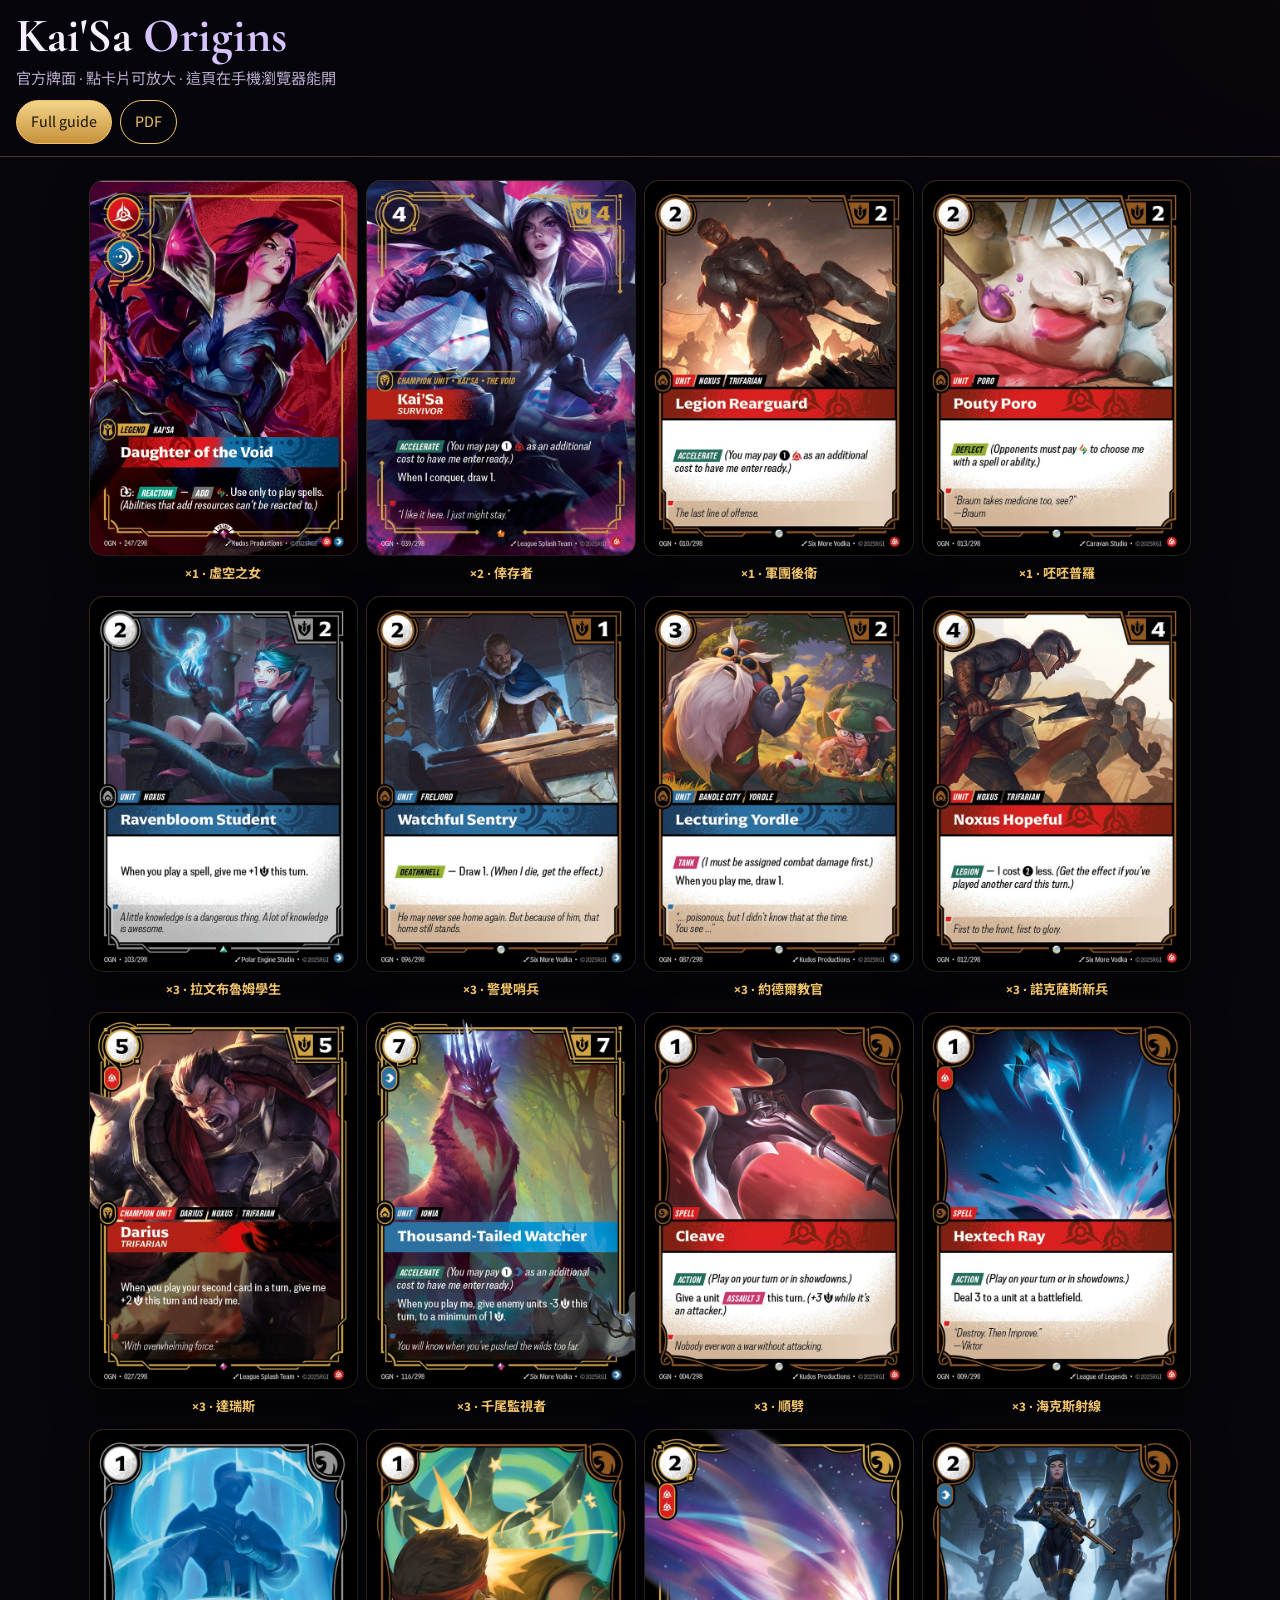
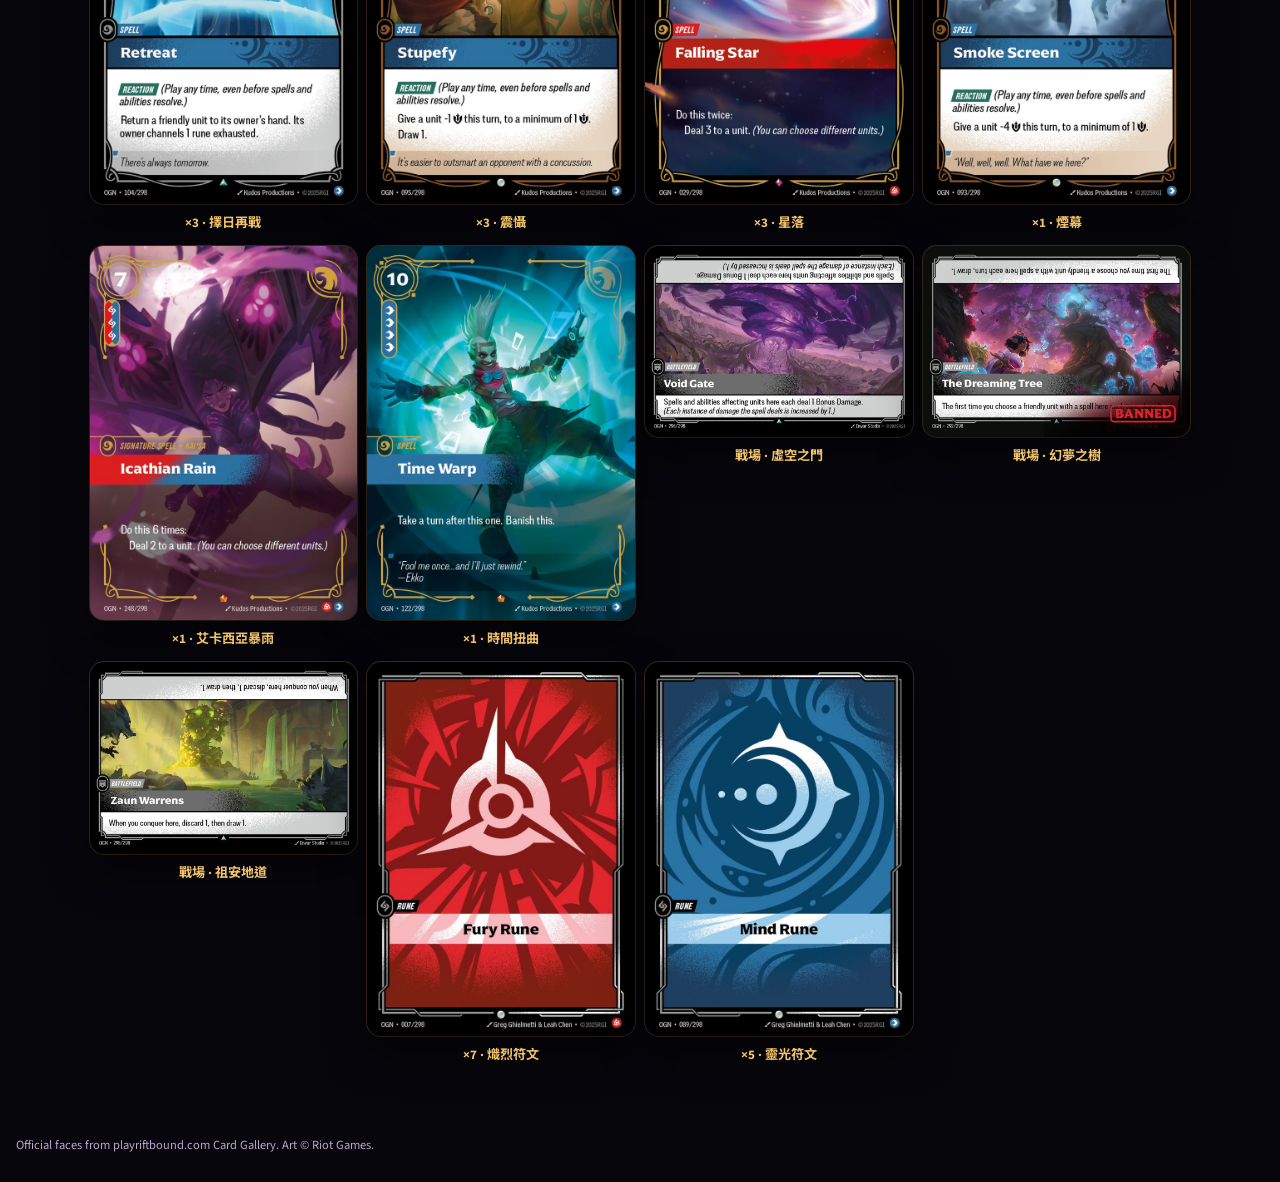
<file: cards.html>
<!DOCTYPE html>
<html lang="en">
<head>
  <meta charset="UTF-8">
  <meta name="viewport" content="width=device-width, initial-scale=1, viewport-fit=cover">
  <title>Kai'Sa deck · official card faces</title>
  <meta name="apple-mobile-web-app-capable" content="yes">
  <meta name="theme-color" content="#07060c">
  <link rel="icon" href="assets/favicon-32.png">
  <link rel="apple-touch-icon" href="assets/apple-touch.png">
  <link rel="preconnect" href="https://fonts.googleapis.com">
  <link rel="preconnect" href="https://fonts.gstatic.com" crossorigin>
  <link href="https://fonts.googleapis.com/css2?family=Cormorant+Garamond:wght@600;700&family=Noto+Sans+TC:wght@500;700&family=Source+Sans+3:wght@400;600;700&display=swap" rel="stylesheet">
  <style>
    :root {
      --bg: #07060c;
      --gold: #f0c36a;
      --ink: #f7f1ff;
      --muted: #b7a8c9;
      --line: rgba(240, 195, 106, 0.28);
    }
    * { box-sizing: border-box; margin: 0; padding: 0; }
    body {
      font-family: "Source Sans 3", "Noto Sans TC", sans-serif;
      background:
        radial-gradient(900px 420px at 10% -10%, rgba(155, 92, 255, 0.28), transparent 55%),
        radial-gradient(700px 380px at 110% 0%, rgba(226, 59, 72, 0.22), transparent 50%),
        var(--bg);
      color: var(--ink);
      min-height: 100dvh;
    }
    header {
      position: sticky; top: 0; z-index: 5;
      padding: 14px 16px 12px;
      background: rgba(7, 6, 12, 0.9);
      backdrop-filter: blur(16px);
      border-bottom: 1px solid var(--line);
    }
    h1 {
      font-family: "Cormorant Garamond", "Noto Serif TC", serif;
      font-size: clamp(1.8rem, 7vw, 3rem);
      line-height: 0.95;
    }
    h1 span { color: #d7c4ff; }
    .zh { color: var(--muted); margin: 6px 0 10px; font-size: 0.95rem; }
    .row { display: flex; flex-wrap: wrap; gap: 8px; }
    a.btn, button.btn {
      display: inline-flex; align-items: center; justify-content: center;
      padding: 10px 14px; border-radius: 999px; font-weight: 700;
      text-decoration: none; border: 1px solid var(--gold); color: #1a1204;
      background: linear-gradient(180deg, #f4d48a, #c7923a);
      font: inherit; cursor: pointer;
    }
    a.ghost { background: transparent; color: var(--gold); }
    .grid {
      display: grid;
      grid-template-columns: repeat(2, minmax(0, 1fr));
      gap: 14px 10px;
      padding: 16px 12px 48px;
    }
    @media (min-width: 720px) { .grid { grid-template-columns: repeat(3, 1fr); padding: 24px 7vw 64px; } }
    @media (min-width: 1100px) { .grid { grid-template-columns: repeat(4, 1fr); } }
    figure { margin: 0; }
    figure img {
      width: 100%; height: auto; display: block;
      border-radius: 14px;
      box-shadow: 0 18px 40px rgba(0,0,0,.55), 0 0 0 1px rgba(240,195,106,.22);
      background: #120c18;
    }
    figcaption {
      text-align: center; margin-top: 8px; color: var(--gold);
      font-size: 0.82rem; font-weight: 700;
    }
    .wide { grid-column: span 2; }
    @media (min-width: 1100px) { .wide { grid-column: span 1; } }
    .lightbox {
      position: fixed; inset: 0; background: rgba(4, 3, 8, 0.92);
      display: none; place-items: center; z-index: 20; padding: 12px;
    }
    .lightbox.open { display: grid; }
    .lightbox img { max-width: min(96vw, 520px); max-height: 90dvh; border-radius: 16px; }
    footer { padding: 8px 16px 28px; color: var(--muted); font-size: 0.78rem; }
  </style>
</head>
<body>
  <header>
    <h1>Kai'Sa <span>Origins</span></h1>
    <p class="zh">官方牌面 · 點卡片可放大 · 這頁在手機瀏覽器能開</p>
    <div class="row">
      <a class="btn" href="index.html">Full guide</a>
      <a class="btn ghost" href="https://cdn.jsdelivr.net/gh/cookielolalex/Hellgate-TD@cursor/riftbound-taiwan-guide-036a/pdf/kaisa-card-faces.pdf">PDF</a>
    </div>
  </header>
  <main class="grid" id="binder">
    <figure><img src="assets/official/kaisa-legend.jpg" alt="Daughter of the Void"><figcaption>×1 · 虛空之女</figcaption></figure>
    <figure><img src="assets/official/kaisa-survivor.jpg" alt="Kai'Sa, Survivor"><figcaption>×2 · 倖存者</figcaption></figure>
    <figure><img src="assets/official/legion-rearguard.jpg" alt="Legion Rearguard"><figcaption>×1 · 軍團後衛</figcaption></figure>
    <figure><img src="assets/official/pouty-poro.jpg" alt="Pouty Poro"><figcaption>×1 · 呸呸普羅</figcaption></figure>
    <figure><img src="assets/official/ravenbloom-student.jpg" alt="Ravenbloom Student"><figcaption>×3 · 拉文布魯姆學生</figcaption></figure>
    <figure><img src="assets/official/watchful-sentry.jpg" alt="Watchful Sentry"><figcaption>×3 · 警覺哨兵</figcaption></figure>
    <figure><img src="assets/official/lecturing-yordle.jpg" alt="Lecturing Yordle"><figcaption>×3 · 約德爾教官</figcaption></figure>
    <figure><img src="assets/official/noxus-hopeful.jpg" alt="Noxus Hopeful"><figcaption>×3 · 諾克薩斯新兵</figcaption></figure>
    <figure><img src="assets/official/darius-trifarian.jpg" alt="Darius, Trifarian"><figcaption>×3 · 達瑞斯</figcaption></figure>
    <figure><img src="assets/official/thousand-tailed-watcher.jpg" alt="Thousand-Tailed Watcher"><figcaption>×3 · 千尾監視者</figcaption></figure>
    <figure><img src="assets/official/cleave.jpg" alt="Cleave"><figcaption>×3 · 順劈</figcaption></figure>
    <figure><img src="assets/official/hextech-ray.jpg" alt="Hextech Ray"><figcaption>×3 · 海克斯射線</figcaption></figure>
    <figure><img src="assets/official/retreat.jpg" alt="Retreat"><figcaption>×3 · 擇日再戰</figcaption></figure>
    <figure><img src="assets/official/stupefy.jpg" alt="Stupefy"><figcaption>×3 · 震懾</figcaption></figure>
    <figure><img src="assets/official/falling-star.jpg" alt="Falling Star"><figcaption>×3 · 星落</figcaption></figure>
    <figure><img src="assets/official/smoke-screen.jpg" alt="Smoke Screen"><figcaption>×1 · 煙幕</figcaption></figure>
    <figure><img src="assets/official/icathian-rain.jpg" alt="Icathian Rain"><figcaption>×1 · 艾卡西亞暴雨</figcaption></figure>
    <figure><img src="assets/official/time-warp.jpg" alt="Time Warp"><figcaption>×1 · 時間扭曲</figcaption></figure>
    <figure class="wide"><img src="assets/official/void-gate.jpg" alt="Void Gate"><figcaption>戰場 · 虛空之門</figcaption></figure>
    <figure class="wide"><img src="assets/official/dreaming-tree.jpg" alt="The Dreaming Tree"><figcaption>戰場 · 幻夢之樹</figcaption></figure>
    <figure class="wide"><img src="assets/official/zaun-warrens.jpg" alt="Zaun Warrens"><figcaption>戰場 · 祖安地道</figcaption></figure>
    <figure><img src="assets/official/fury-rune.jpg" alt="Fury Rune"><figcaption>×7 · 熾烈符文</figcaption></figure>
    <figure><img src="assets/official/mind-rune.jpg" alt="Mind Rune"><figcaption>×5 · 靈光符文</figcaption></figure>
  </main>
  <footer>Official faces from playriftbound.com Card Gallery. Art © Riot Games.</footer>
  <div class="lightbox" id="lb" hidden><img alt=""></div>
  <script>
    const lb = document.getElementById("lb");
    const lbImg = lb.querySelector("img");
    document.getElementById("binder").addEventListener("click", (e) => {
      const img = e.target.closest("img");
      if (!img) return;
      lbImg.src = img.src;
      lbImg.alt = img.alt;
      lb.hidden = false;
      lb.classList.add("open");
    });
    lb.addEventListener("click", () => { lb.classList.remove("open"); lb.hidden = true; });
  </script>
</body>
</html>
</file>
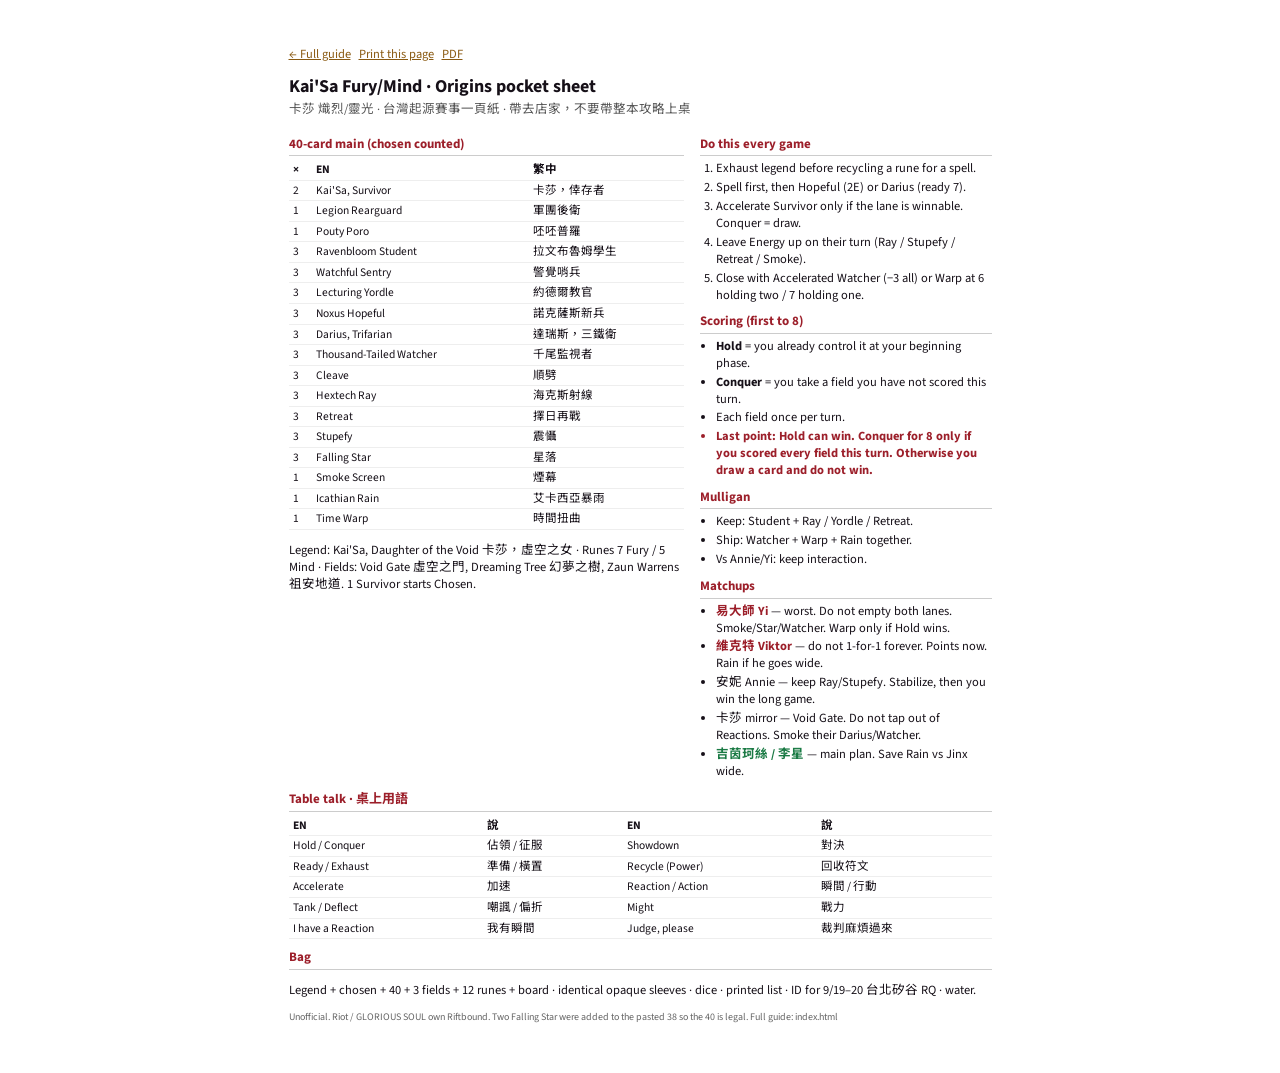
<file: cheat.html>
<!DOCTYPE html>
<html lang="en">
<head>
  <meta charset="UTF-8">
  <meta name="viewport" content="width=device-width, initial-scale=1">
  <title>Kai'Sa pocket sheet · Taiwan Origins</title>
  <link rel="icon" href="assets/favicon-32.png">
  <link rel="preconnect" href="https://fonts.googleapis.com">
  <link rel="preconnect" href="https://fonts.gstatic.com" crossorigin>
  <link href="https://fonts.googleapis.com/css2?family=Noto+Sans+TC:wght@400;700&family=Source+Sans+3:wght@400;600;700&display=swap" rel="stylesheet">
  <style>
    :root { --ink:#161018; --gold:#8a5a12; --red:#9c1f2a; --blue:#1a5f99; }
    * { box-sizing: border-box; }
    body { margin: 0; font: 12.5px/1.35 "Source Sans 3", "Noto Sans TC", sans-serif; color: var(--ink); background: #fff; }
    .sheet { max-width: 210mm; margin: 0 auto; padding: 10mm 12mm; }
    h1 { font-size: 18px; margin: 0 0 2px; }
    .zh { color: #555; margin: 0 0 8px; }
    h2 { font-size: 13px; margin: 10px 0 4px; border-bottom: 1px solid #ccc; padding-bottom: 2px; color: var(--red); }
    .cols { display: grid; grid-template-columns: 1.15fr 0.85fr; gap: 10px 16px; }
    ul, ol { margin: 0; padding-left: 16px; }
    li { margin: 2px 0; }
    table { width: 100%; border-collapse: collapse; font-size: 11.5px; }
    th, td { text-align: left; padding: 2px 4px; border-bottom: 1px solid #eee; vertical-align: top; }
    .danger { color: var(--red); font-weight: 700; }
    .ok { color: #1a7a44; font-weight: 700; }
    .foot { margin-top: 8px; font-size: 10px; color: #666; }
    .btns { display: flex; gap: 8px; margin: 8px 0 12px; }
    .btns a { color: var(--gold); }
    @media print {
      .btns { display: none; }
      .sheet { padding: 6mm; }
      @page { size: A4; margin: 8mm; }
    }
  </style>
</head>
<body>
  <div class="sheet">
    <div class="btns no-print">
      <a href="index.html">← Full guide</a>
      <a href="#" onclick="window.print();return false;">Print this page</a>
      <a href="pdf/kaisa-pocket-cheatsheet.pdf">PDF</a>
    </div>
    <h1>Kai'Sa Fury/Mind · Origins pocket sheet</h1>
    <p class="zh">卡莎 熾烈/靈光 · 台灣起源賽事一頁紙 · 帶去店家，不要帶整本攻略上桌</p>

    <div class="cols">
      <div>
        <h2>40-card main (chosen counted)</h2>
        <table>
          <tr><th>×</th><th>EN</th><th>繁中</th></tr>
          <tr><td>2</td><td>Kai'Sa, Survivor</td><td>卡莎，倖存者</td></tr>
          <tr><td>1</td><td>Legion Rearguard</td><td>軍團後衛</td></tr>
          <tr><td>1</td><td>Pouty Poro</td><td>呸呸普羅</td></tr>
          <tr><td>3</td><td>Ravenbloom Student</td><td>拉文布魯姆學生</td></tr>
          <tr><td>3</td><td>Watchful Sentry</td><td>警覺哨兵</td></tr>
          <tr><td>3</td><td>Lecturing Yordle</td><td>約德爾教官</td></tr>
          <tr><td>3</td><td>Noxus Hopeful</td><td>諾克薩斯新兵</td></tr>
          <tr><td>3</td><td>Darius, Trifarian</td><td>達瑞斯，三鐵衛</td></tr>
          <tr><td>3</td><td>Thousand-Tailed Watcher</td><td>千尾監視者</td></tr>
          <tr><td>3</td><td>Cleave</td><td>順劈</td></tr>
          <tr><td>3</td><td>Hextech Ray</td><td>海克斯射線</td></tr>
          <tr><td>3</td><td>Retreat</td><td>擇日再戰</td></tr>
          <tr><td>3</td><td>Stupefy</td><td>震懾</td></tr>
          <tr><td>3</td><td>Falling Star</td><td>星落</td></tr>
          <tr><td>1</td><td>Smoke Screen</td><td>煙幕</td></tr>
          <tr><td>1</td><td>Icathian Rain</td><td>艾卡西亞暴雨</td></tr>
          <tr><td>1</td><td>Time Warp</td><td>時間扭曲</td></tr>
        </table>
        <p>Legend: Kai'Sa, Daughter of the Void 卡莎，虛空之女 · Runes 7 Fury / 5 Mind · Fields: Void Gate 虛空之門, Dreaming Tree 幻夢之樹, Zaun Warrens 祖安地道. 1 Survivor starts Chosen.</p>
      </div>
      <div>
        <h2>Do this every game</h2>
        <ol>
          <li>Exhaust legend before recycling a rune for a spell.</li>
          <li>Spell first, then Hopeful (2E) or Darius (ready 7).</li>
          <li>Accelerate Survivor only if the lane is winnable. Conquer = draw.</li>
          <li>Leave Energy up on their turn (Ray / Stupefy / Retreat / Smoke).</li>
          <li>Close with Accelerated Watcher (−3 all) or Warp at 6 holding two / 7 holding one.</li>
        </ol>
        <h2>Scoring (first to 8)</h2>
        <ul>
          <li><b>Hold</b> = you already control it at your beginning phase.</li>
          <li><b>Conquer</b> = you take a field you have not scored this turn.</li>
          <li>Each field once per turn.</li>
          <li class="danger">Last point: Hold can win. Conquer for 8 only if you scored every field this turn. Otherwise you draw a card and do not win.</li>
        </ul>
        <h2>Mulligan</h2>
        <ul>
          <li>Keep: Student + Ray / Yordle / Retreat.</li>
          <li>Ship: Watcher + Warp + Rain together.</li>
          <li>Vs Annie/Yi: keep interaction.</li>
        </ul>
        <h2>Matchups</h2>
        <ul>
          <li><span class="danger">易大師 Yi</span> — worst. Do not empty both lanes. Smoke/Star/Watcher. Warp only if Hold wins.</li>
          <li><span class="danger">維克特 Viktor</span> — do not 1-for-1 forever. Points now. Rain if he goes wide.</li>
          <li>安妮 Annie — keep Ray/Stupefy. Stabilize, then you win the long game.</li>
          <li>卡莎 mirror — Void Gate. Do not tap out of Reactions. Smoke their Darius/Watcher.</li>
          <li><span class="ok">吉茵珂絲 / 李星</span> — main plan. Save Rain vs Jinx wide.</li>
        </ul>
      </div>
    </div>

    <h2>Table talk · 桌上用語</h2>
    <table>
      <tr><th>EN</th><th>說</th><th>EN</th><th>說</th></tr>
      <tr><td>Hold / Conquer</td><td>佔領 / 征服</td><td>Showdown</td><td>對決</td></tr>
      <tr><td>Ready / Exhaust</td><td>準備 / 橫置</td><td>Recycle (Power)</td><td>回收符文</td></tr>
      <tr><td>Accelerate</td><td>加速</td><td>Reaction / Action</td><td>瞬間 / 行動</td></tr>
      <tr><td>Tank / Deflect</td><td>嘲諷 / 偏折</td><td>Might</td><td>戰力</td></tr>
      <tr><td>I have a Reaction</td><td>我有瞬間</td><td>Judge, please</td><td>裁判麻煩過來</td></tr>
    </table>

    <h2>Bag</h2>
    <p>Legend + chosen + 40 + 3 fields + 12 runes + board · identical opaque sleeves · dice · printed list · ID for 9/19–20 台北矽谷 RQ · water.</p>
    <p class="foot">Unofficial. Riot / GLORIOUS SOUL own Riftbound. Two Falling Star were added to the pasted 38 so the 40 is legal. Full guide: index.html</p>
  </div>
</body>
</html>
</file>
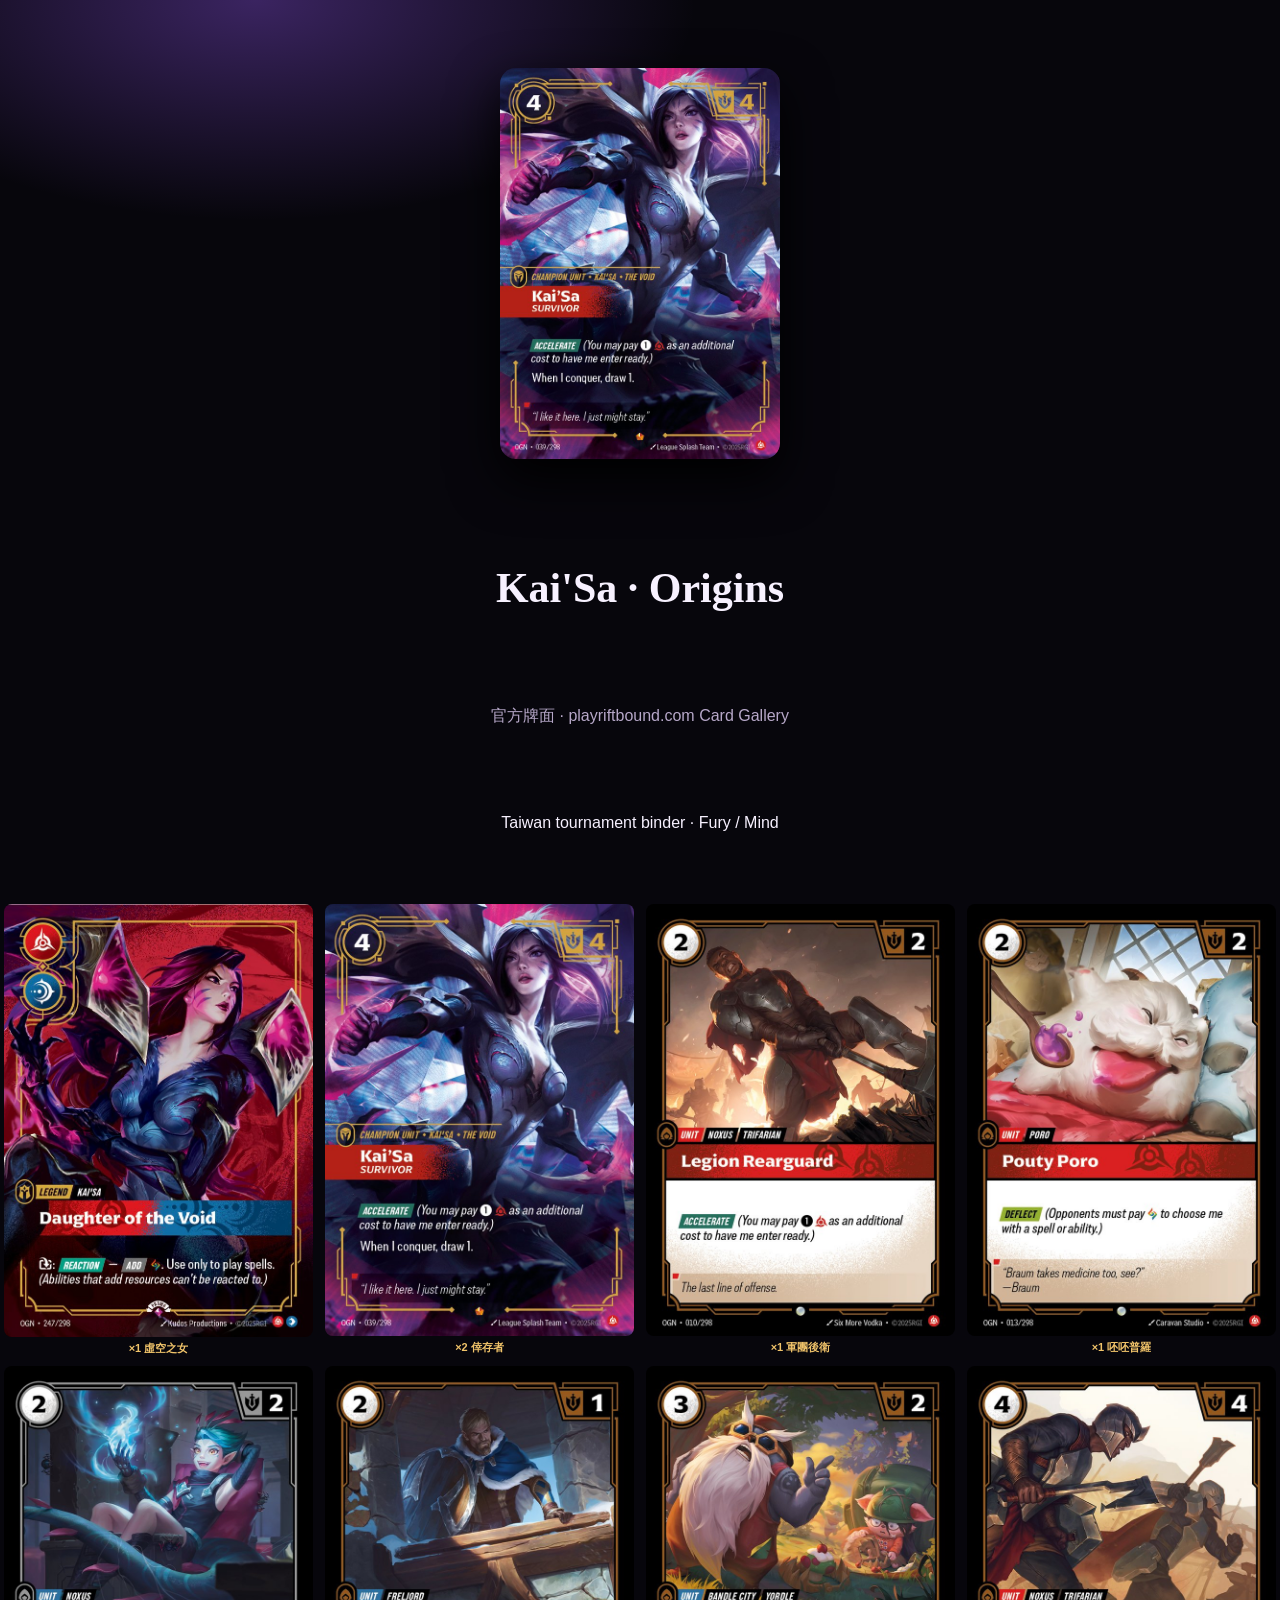
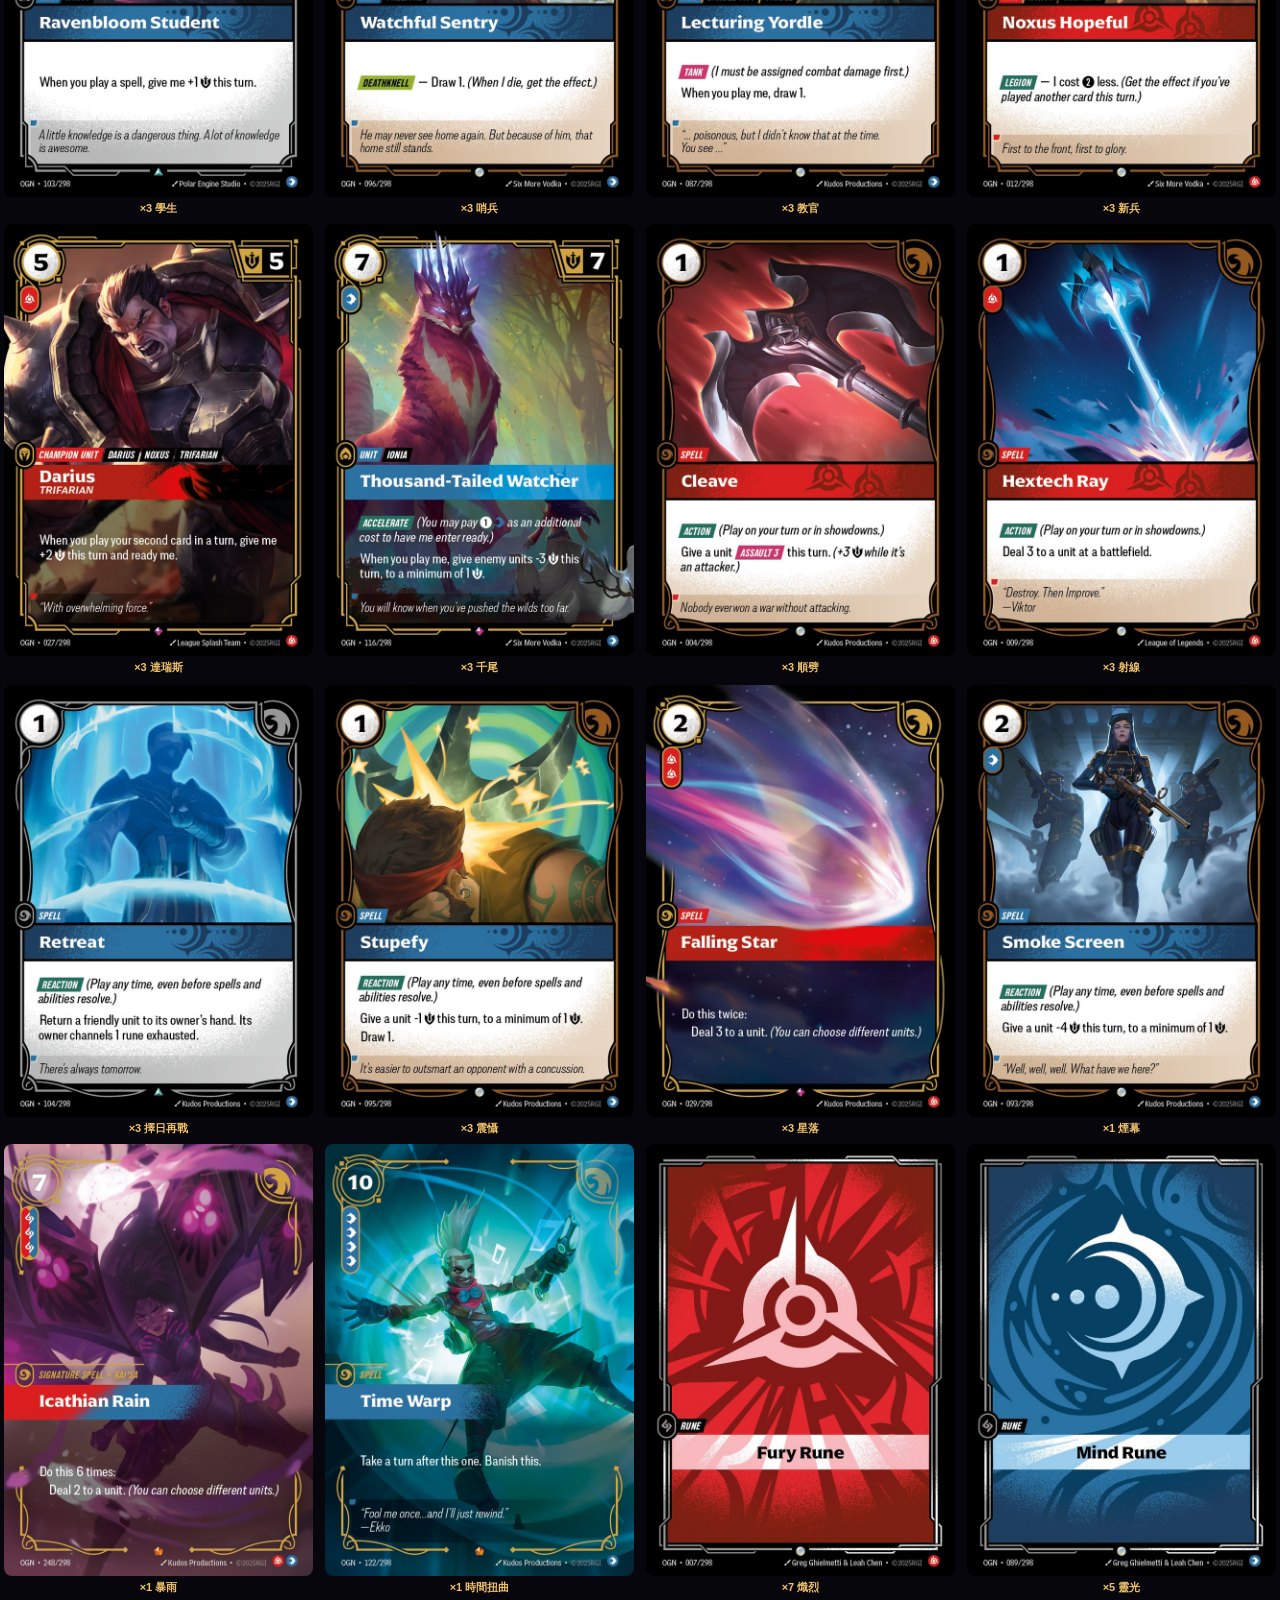
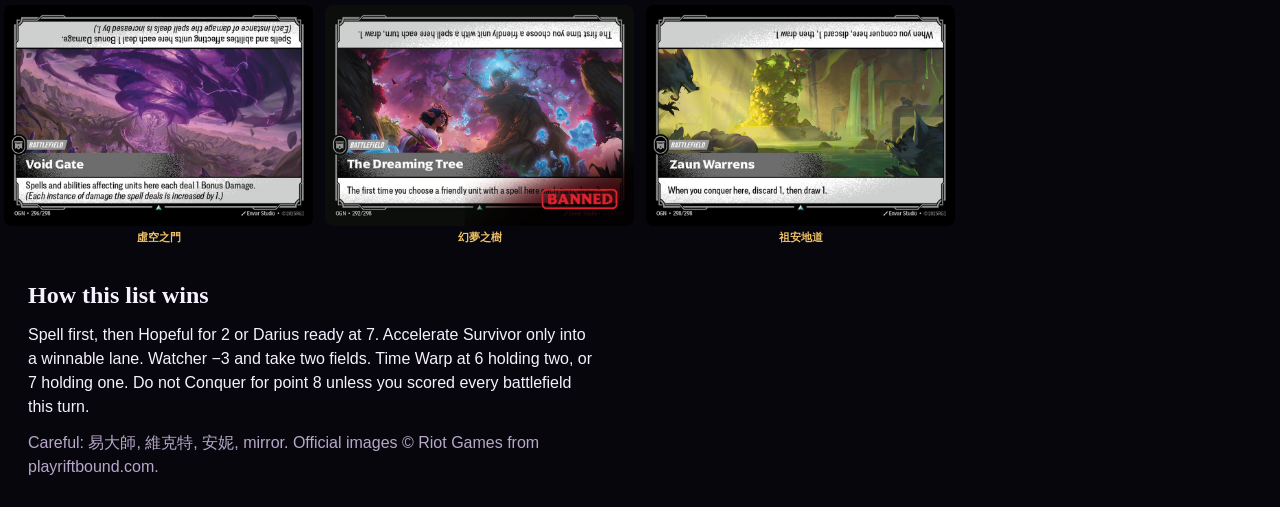
<file: print-cards.html>
<!DOCTYPE html>
<html lang="en">
<head>
  <meta charset="UTF-8">
  <title>Kai'Sa official card faces</title>
  <style>
    @page { size: A4 landscape; margin: 8mm; }
    * { box-sizing: border-box; margin: 0; padding: 0; }
    body {
      font-family: "Source Sans 3", "Noto Sans TC", sans-serif;
      background: #07060c; color: #f7f1ff;
      -webkit-print-color-adjust: exact; print-color-adjust: exact;
    }
    .cover {
      height: 100vh; display: grid; place-items: center;
      background:
        radial-gradient(800px 400px at 20% 0%, rgba(155,92,255,.35), transparent 55%),
        #07060c;
      page-break-after: always;
      text-align: center; padding: 24px;
    }
    .cover img { width: min(42vh, 280px); border-radius: 16px; box-shadow: 0 20px 50px #000; }
    h1 { font-size: 42px; margin: 18px 0 6px; font-family: Georgia, serif; }
    .zh { color: #b7a8c9; }
    .sheet {
      display: grid;
      grid-template-columns: repeat(4, 1fr);
      gap: 10px 12px;
      page-break-after: always;
      padding: 4px;
    }
    .sheet.fields { grid-template-columns: 1fr 1fr 1fr; }
    figure { margin: 0; }
    img { width: 100%; height: auto; display: block; border-radius: 8px; }
    figcaption { text-align: center; color: #f0c36a; font-size: 11px; margin-top: 4px; font-weight: 700; }
    .note { page-break-after: always; padding: 28px; font-size: 16px; line-height: 1.5; max-width: 70ch; }
    .note h2 { font-family: Georgia, serif; margin-bottom: 10px; }
  </style>
</head>
<body>
  <section class="cover">
    <img src="assets/official/kaisa-survivor.jpg" alt="Kai'Sa, Survivor">
    <h1>Kai'Sa · Origins</h1>
    <p class="zh">官方牌面 · playriftbound.com Card Gallery</p>
    <p>Taiwan tournament binder · Fury / Mind</p>
  </section>
  <section class="sheet">
    <figure><img src="assets/official/kaisa-legend.jpg"><figcaption>×1 虛空之女</figcaption></figure>
    <figure><img src="assets/official/kaisa-survivor.jpg"><figcaption>×2 倖存者</figcaption></figure>
    <figure><img src="assets/official/legion-rearguard.jpg"><figcaption>×1 軍團後衛</figcaption></figure>
    <figure><img src="assets/official/pouty-poro.jpg"><figcaption>×1 呸呸普羅</figcaption></figure>
    <figure><img src="assets/official/ravenbloom-student.jpg"><figcaption>×3 學生</figcaption></figure>
    <figure><img src="assets/official/watchful-sentry.jpg"><figcaption>×3 哨兵</figcaption></figure>
    <figure><img src="assets/official/lecturing-yordle.jpg"><figcaption>×3 教官</figcaption></figure>
    <figure><img src="assets/official/noxus-hopeful.jpg"><figcaption>×3 新兵</figcaption></figure>
  </section>
  <section class="sheet">
    <figure><img src="assets/official/darius-trifarian.jpg"><figcaption>×3 達瑞斯</figcaption></figure>
    <figure><img src="assets/official/thousand-tailed-watcher.jpg"><figcaption>×3 千尾</figcaption></figure>
    <figure><img src="assets/official/cleave.jpg"><figcaption>×3 順劈</figcaption></figure>
    <figure><img src="assets/official/hextech-ray.jpg"><figcaption>×3 射線</figcaption></figure>
    <figure><img src="assets/official/retreat.jpg"><figcaption>×3 擇日再戰</figcaption></figure>
    <figure><img src="assets/official/stupefy.jpg"><figcaption>×3 震懾</figcaption></figure>
    <figure><img src="assets/official/falling-star.jpg"><figcaption>×3 星落</figcaption></figure>
    <figure><img src="assets/official/smoke-screen.jpg"><figcaption>×1 煙幕</figcaption></figure>
  </section>
  <section class="sheet">
    <figure><img src="assets/official/icathian-rain.jpg"><figcaption>×1 暴雨</figcaption></figure>
    <figure><img src="assets/official/time-warp.jpg"><figcaption>×1 時間扭曲</figcaption></figure>
    <figure><img src="assets/official/fury-rune.jpg"><figcaption>×7 熾烈</figcaption></figure>
    <figure><img src="assets/official/mind-rune.jpg"><figcaption>×5 靈光</figcaption></figure>
    <figure class=""><img src="assets/official/void-gate.jpg"><figcaption>虛空之門</figcaption></figure>
    <figure><img src="assets/official/dreaming-tree.jpg"><figcaption>幻夢之樹</figcaption></figure>
    <figure><img src="assets/official/zaun-warrens.jpg"><figcaption>祖安地道</figcaption></figure>
  </section>
  <section class="note">
    <h2>How this list wins</h2>
    <p>Spell first, then Hopeful for 2 or Darius ready at 7. Accelerate Survivor only into a winnable lane. Watcher −3 and take two fields. Time Warp at 6 holding two, or 7 holding one. Do not Conquer for point 8 unless you scored every battlefield this turn.</p>
    <p style="margin-top:12px;color:#b7a8c9">Careful: 易大師, 維克特, 安妮, mirror. Official images © Riot Games from playriftbound.com.</p>
  </section>
</body>
</html>
</file>
<file: style.css>
:root {
  --bg: #07060c;
  --bg-2: #110d1c;
  --panel: rgba(16, 12, 28, 0.88);
  --ink: #f4eefc;
  --muted: #b7a8c9;
  --fury: #e23b48;
  --fury-2: #ff6a4a;
  --mind: #3aa0ff;
  --mind-2: #7ee0ff;
  --void: #9b5cff;
  --gold: #f0c36a;
  --line: rgba(244, 238, 252, 0.12);
  --shadow: 0 24px 60px rgba(0, 0, 0, 0.45);
  --serif: "Cormorant Garamond", "Noto Serif TC", Georgia, serif;
  --sans: "Source Sans 3", "Noto Sans TC", "Segoe UI", sans-serif;
}

* { box-sizing: border-box; margin: 0; padding: 0; }

html { scroll-behavior: smooth; }

body {
  font-family: var(--sans);
  color: var(--ink);
  background:
    radial-gradient(1200px 600px at 10% -10%, rgba(155, 92, 255, 0.18), transparent 55%),
    radial-gradient(900px 500px at 110% 10%, rgba(226, 59, 72, 0.16), transparent 50%),
    var(--bg);
  line-height: 1.55;
}

img { max-width: 100%; display: block; }

a { color: var(--gold); text-decoration: none; }
a:hover { text-decoration: underline; }

.skip {
  position: absolute;
  left: -999px;
  top: 0;
}
.skip:focus {
  left: 12px;
  top: 12px;
  background: var(--gold);
  color: #1a1204;
  padding: 8px 12px;
  z-index: 20;
}

.site-header {
  position: sticky;
  top: 0;
  z-index: 10;
  display: flex;
  align-items: center;
  justify-content: space-between;
  gap: 16px;
  padding: 12px 28px;
  background: rgba(7, 6, 12, 0.86);
  border-bottom: 1px solid var(--line);
  backdrop-filter: blur(16px);
  isolation: isolate;
}

.brand {
  display: flex;
  align-items: center;
  gap: 12px;
  color: var(--ink);
  text-decoration: none;
}
.brand img {
  width: 36px;
  height: 36px;
  border-radius: 8px;
}
.brand-title {
  font-family: var(--serif);
  font-size: 1.15rem;
  letter-spacing: 0.04em;
}
.brand-sub {
  display: block;
  font-family: var(--sans);
  font-size: 0.72rem;
  color: var(--muted);
  letter-spacing: 0.08em;
  text-transform: uppercase;
}

.nav {
  display: flex;
  flex-wrap: wrap;
  gap: 6px 16px;
  font-size: 0.92rem;
}
.nav a { color: var(--ink); }
.nav a:hover { color: var(--gold); text-decoration: none; }

.header-actions { display: flex; gap: 8px; align-items: center; }

.menu-btn {
  display: none;
  width: 42px;
  height: 42px;
  border-radius: 10px;
  border: 1px solid var(--line);
  background: rgba(255,255,255,0.04);
  color: var(--ink);
  font-size: 1.2rem;
  cursor: pointer;
}

.btn {
  display: inline-flex;
  align-items: center;
  justify-content: center;
  gap: 8px;
  border: 1px solid var(--gold);
  background: linear-gradient(180deg, #f4d48a, #c7923a);
  color: #1a1204;
  font-weight: 700;
  padding: 8px 14px;
  border-radius: 999px;
  cursor: pointer;
  text-decoration: none;
  box-shadow: 0 8px 20px rgba(240, 195, 106, 0.2);
}
.btn:hover { filter: brightness(1.06); text-decoration: none; }
.btn.ghost {
  background: transparent;
  color: var(--gold);
  box-shadow: none;
}

.hero {
  position: relative;
  min-height: 78vh;
  display: grid;
  place-items: end stretch;
  overflow: hidden;
}
.hero img.banner {
  position: absolute;
  inset: 0;
  width: 100%;
  height: 100%;
  object-fit: cover;
  filter: saturate(1.05) contrast(1.05);
}
.hero::after {
  content: "";
  position: absolute;
  inset: 0;
  background: linear-gradient(180deg, rgba(7,6,12,0.15) 0%, rgba(7,6,12,0.35) 40%, rgba(7,6,12,0.96) 100%);
}
.hero-copy {
  position: relative;
  z-index: 1;
  padding: 48px 7vw 56px;
  max-width: 1100px;
}
.kicker {
  color: var(--gold);
  letter-spacing: 0.22em;
  text-transform: uppercase;
  font-size: 0.78rem;
  font-weight: 700;
  margin-bottom: 10px;
}
.hero h1 {
  font-family: var(--serif);
  font-size: clamp(2.4rem, 6vw, 5rem);
  line-height: 0.95;
  font-weight: 600;
  margin-bottom: 8px;
}
.hero h1 span { color: #d7c4ff; }
.hero .zh {
  font-family: "Noto Serif TC", serif;
  font-size: clamp(1.1rem, 2.4vw, 1.6rem);
  color: var(--muted);
  margin-bottom: 18px;
}
.lede { max-width: 62ch; color: #e8dcf6; font-size: 1.08rem; }
.hero-pills {
  display: flex;
  flex-wrap: wrap;
  gap: 8px;
  margin-top: 22px;
}
.pill {
  border: 1px solid var(--line);
  background: rgba(255,255,255,0.06);
  padding: 6px 12px;
  border-radius: 999px;
  font-size: 0.85rem;
}

main { padding: 0 7vw 80px; }
section { padding-top: 56px; }
section > h2 {
  font-family: var(--serif);
  font-size: 2.2rem;
  margin-bottom: 6px;
}
.zh-h {
  color: var(--muted);
  margin-bottom: 18px;
  font-size: 1rem;
}

.panel {
  background: var(--panel);
  border: 1px solid var(--line);
  border-radius: 18px;
  padding: 22px;
  box-shadow: var(--shadow);
}

.warn {
  border-left: 4px solid var(--gold);
  padding: 14px 16px;
  background: rgba(240, 195, 106, 0.08);
  margin: 16px 0 24px;
}
.warn strong { color: var(--gold); }

.grid-2, .grid-3, .grid-4 {
  display: grid;
  gap: 16px;
}
.grid-2 { grid-template-columns: repeat(2, minmax(0, 1fr)); }
.grid-3 { grid-template-columns: repeat(3, minmax(0, 1fr)); }
.grid-4 { grid-template-columns: repeat(4, minmax(0, 1fr)); }

.stat {
  padding: 16px;
  border: 1px solid var(--line);
  border-radius: 14px;
  background: rgba(255,255,255,0.03);
}
.stat b { display: block; font-family: var(--serif); font-size: 1.6rem; color: var(--gold); }

.list-block h3 {
  font-family: var(--serif);
  font-size: 1.25rem;
  margin-bottom: 8px;
}
.list-block ul, .copy ul, .copy ol { padding-left: 1.2rem; }
.list-block li, .copy li { margin: 6px 0; }
.copy p { margin: 0 0 12px; max-width: 78ch; }
.copy h3 {
  font-family: var(--serif);
  font-size: 1.35rem;
  margin: 22px 0 8px;
}

table {
  width: 100%;
  border-collapse: collapse;
  font-size: 0.95rem;
}
th, td {
  text-align: left;
  padding: 10px 8px;
  border-bottom: 1px solid var(--line);
  vertical-align: top;
}
th { color: var(--gold); font-weight: 700; letter-spacing: 0.04em; }
td:nth-child(4) { word-break: keep-all; }

.danger { color: #ff8d8d; font-weight: 700; }
.ok { color: #8dffb4; font-weight: 700; }
.mid { color: var(--gold); font-weight: 700; }

.filters {
  display: flex;
  flex-wrap: wrap;
  gap: 8px;
  margin: 8px 0 18px;
}
.filter {
  background: transparent;
  color: var(--ink);
  border: 1px solid var(--line);
  border-radius: 999px;
  padding: 6px 12px;
  cursor: pointer;
  font: inherit;
}
.filter.active, .filter:hover {
  border-color: var(--gold);
  color: var(--gold);
}

.official-grid {
  display: grid;
  grid-template-columns: repeat(auto-fill, minmax(190px, 1fr));
  gap: 18px 14px;
  align-items: start;
}
.official-card {
  margin: 0;
}
.official-card.landscape {
  grid-column: span 2;
}
.official-card img {
  width: 100%;
  height: auto;
  border-radius: 14px;
  box-shadow: 0 16px 32px rgba(0, 0, 0, 0.5);
  background: #120c18;
}
.official-card figcaption {
  text-align: center;
  margin-top: 8px;
  font-size: 0.82rem;
  color: var(--gold);
}

.study-card {
  background: linear-gradient(180deg, #1a1428, #0c0a14);
  border: 1px solid #3a2b55;
  border-radius: 16px;
  overflow: hidden;
  box-shadow: var(--shadow);
  display: flex;
  flex-direction: column;
  min-height: 100%;
}
.study-card.fury { border-color: rgba(226, 59, 72, 0.55); }
.study-card.mind { border-color: rgba(58, 160, 255, 0.55); }
.study-card.dual {
  border-color: #9b5cff;
}
.study-card header {
  display: flex;
  justify-content: space-between;
  align-items: center;
  padding: 10px 12px 0;
}
.pip {
  width: 34px;
  height: 34px;
  border-radius: 50%;
  display: grid;
  place-items: center;
  font-weight: 800;
  color: #140808;
}
.pip.cost { background: linear-gradient(180deg, #ffe08a, #d29a32); }
.pip.might { background: linear-gradient(180deg, #ffd0d0, #e23b48); color: #fff; }
.study-card.mind .pip.might { background: linear-gradient(180deg, #d6f0ff, #3aa0ff); color: #062033; }
.art {
  margin: 10px 12px 0;
  aspect-ratio: 4 / 3;
  overflow: hidden;
  border-radius: 10px;
  border: 1px solid var(--line);
}
.art img { width: 100%; height: 100%; object-fit: cover; }
.study-card h3 {
  font-family: var(--serif);
  font-size: 1.2rem;
  padding: 10px 12px 0;
  line-height: 1.15;
}
.study-card .zh-name {
  padding: 2px 12px 0;
  color: var(--muted);
  font-size: 0.9rem;
}
.meta {
  padding: 6px 12px;
  font-size: 0.75rem;
  letter-spacing: 0.04em;
  text-transform: uppercase;
  color: var(--gold);
}
.rules {
  padding: 0 12px 12px;
  font-size: 0.9rem;
  color: #efe6f8;
  flex: 1;
}
.qty-tag {
  margin: 0 12px 14px;
  align-self: flex-start;
  background: rgba(240, 195, 106, 0.12);
  border: 1px solid rgba(240, 195, 106, 0.35);
  color: var(--gold);
  border-radius: 999px;
  padding: 3px 10px;
  font-size: 0.78rem;
  font-weight: 700;
}

.check-grid {
  display: grid;
  grid-template-columns: 1fr 1fr;
  gap: 12px;
}
.check {
  display: flex;
  gap: 10px;
  align-items: flex-start;
  padding: 12px;
  border: 1px solid var(--line);
  border-radius: 12px;
  background: rgba(255,255,255,0.03);
}
.check input { margin-top: 4px; accent-color: var(--gold); }

.timeline {
  border-left: 2px solid rgba(155, 92, 255, 0.5);
  margin: 12px 0 0 8px;
  padding-left: 18px;
}
.timeline li { margin: 0 0 14px; list-style: none; }
.timeline strong { color: var(--gold); }

footer {
  padding: 28px 7vw 40px;
  color: var(--muted);
  border-top: 1px solid var(--line);
  font-size: 0.88rem;
}

.hidden { display: none !important; }

.seq ol {
  display: flex;
  flex-wrap: wrap;
  gap: 8px;
  list-style: none;
  padding: 0;
  margin: 8px 0;
}
.seq li {
  background: rgba(255,255,255,0.05);
  border: 1px solid var(--line);
  border-radius: 999px;
  padding: 6px 12px;
  font-size: 0.88rem;
}
.seq li b { color: var(--gold); }
.note { color: var(--muted); font-size: 0.9rem; }

.score-box {
  display: grid;
  grid-template-columns: 92px 1fr;
  gap: 8px 14px;
  padding: 12px 0;
  border-bottom: 1px solid var(--line);
}
.score-box:last-child { border-bottom: 0; }
.score-box .pts {
  font-family: var(--serif);
  font-size: 1.35rem;
  color: var(--gold);
  line-height: 1.15;
}

.talk-grid dt {
  color: var(--gold);
  font-weight: 700;
  margin-top: 10px;
}
.talk-grid dd { margin-left: 0; color: #efe6f8; }

@media (max-width: 900px) {
  .grid-2, .grid-3, .grid-4, .check-grid { grid-template-columns: 1fr; }
  .menu-btn { display: grid; place-items: center; }
  .nav {
    display: none;
    position: absolute;
    top: 64px;
    left: 12px;
    right: 12px;
    flex-direction: column;
    background: #120c1c;
    border: 1px solid var(--line);
    border-radius: 14px;
    padding: 12px;
    z-index: 20;
  }
  .nav.open { display: flex; }
  .site-header { padding: 10px 12px; }
  main { padding: 0 14px 72px; }
  .header-actions .btn.ghost { display: none; }
  .hero { min-height: 0; }
  .hero-copy { padding: 28px 16px 32px; }
  .hero h1 { font-size: 2.55rem; }
  .official-grid { grid-template-columns: repeat(2, minmax(0, 1fr)); gap: 12px 8px; }
  .official-card.landscape { grid-column: span 2; }
  .panel { overflow-x: auto; -webkit-overflow-scrolling: touch; }
  table { min-width: 640px; }
  .btn { min-height: 44px; }
}

.lightbox {
  position: fixed;
  inset: 0;
  background: rgba(4, 3, 8, 0.92);
  display: none;
  place-items: center;
  z-index: 40;
  padding: 12px;
}
.lightbox.open { display: grid; }
.lightbox img {
  max-width: min(96vw, 420px);
  max-height: 90dvh;
  border-radius: 16px;
  box-shadow: 0 24px 60px rgba(0,0,0,.6);
}

@media print {
  body { background: #07060c; -webkit-print-color-adjust: exact; print-color-adjust: exact; }
  .site-header, .skip, .header-actions, .filters, .no-print { display: none !important; }
  a { color: inherit; text-decoration: none; }
  .hero { min-height: 100vh; break-after: page; }
  section { padding-top: 20px; }
  #cards, #turns, #matchups, #taiwan { break-before: page; }
  .official-grid { grid-template-columns: repeat(3, 1fr); gap: 8px; }
  .official-card { break-inside: avoid; }
  .official-card.landscape { grid-column: span 2; }
  .official-card figcaption { font-size: 0.7rem; }
  main { padding: 0 0 24px; }
  .hero-copy { padding: 36px 24px 40px; }
}

@page { size: A4; margin: 10mm; }
</file>
